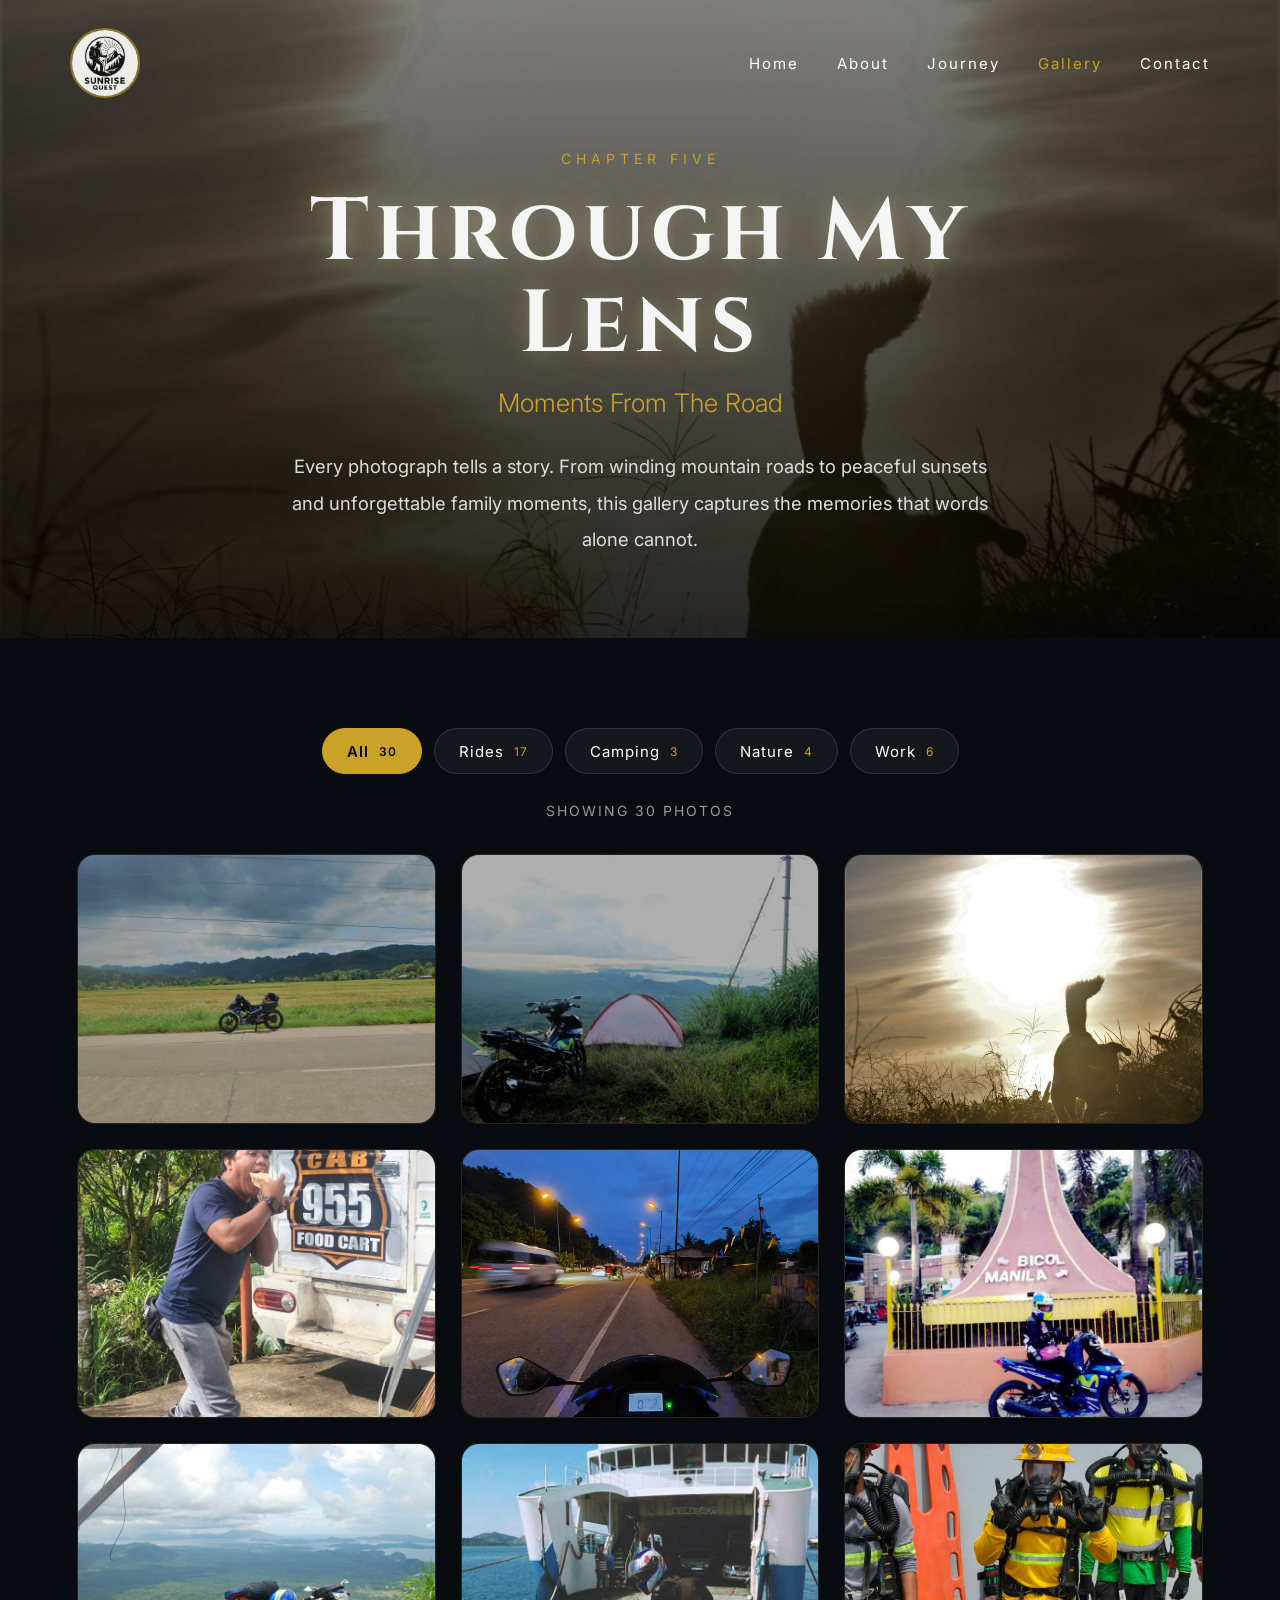
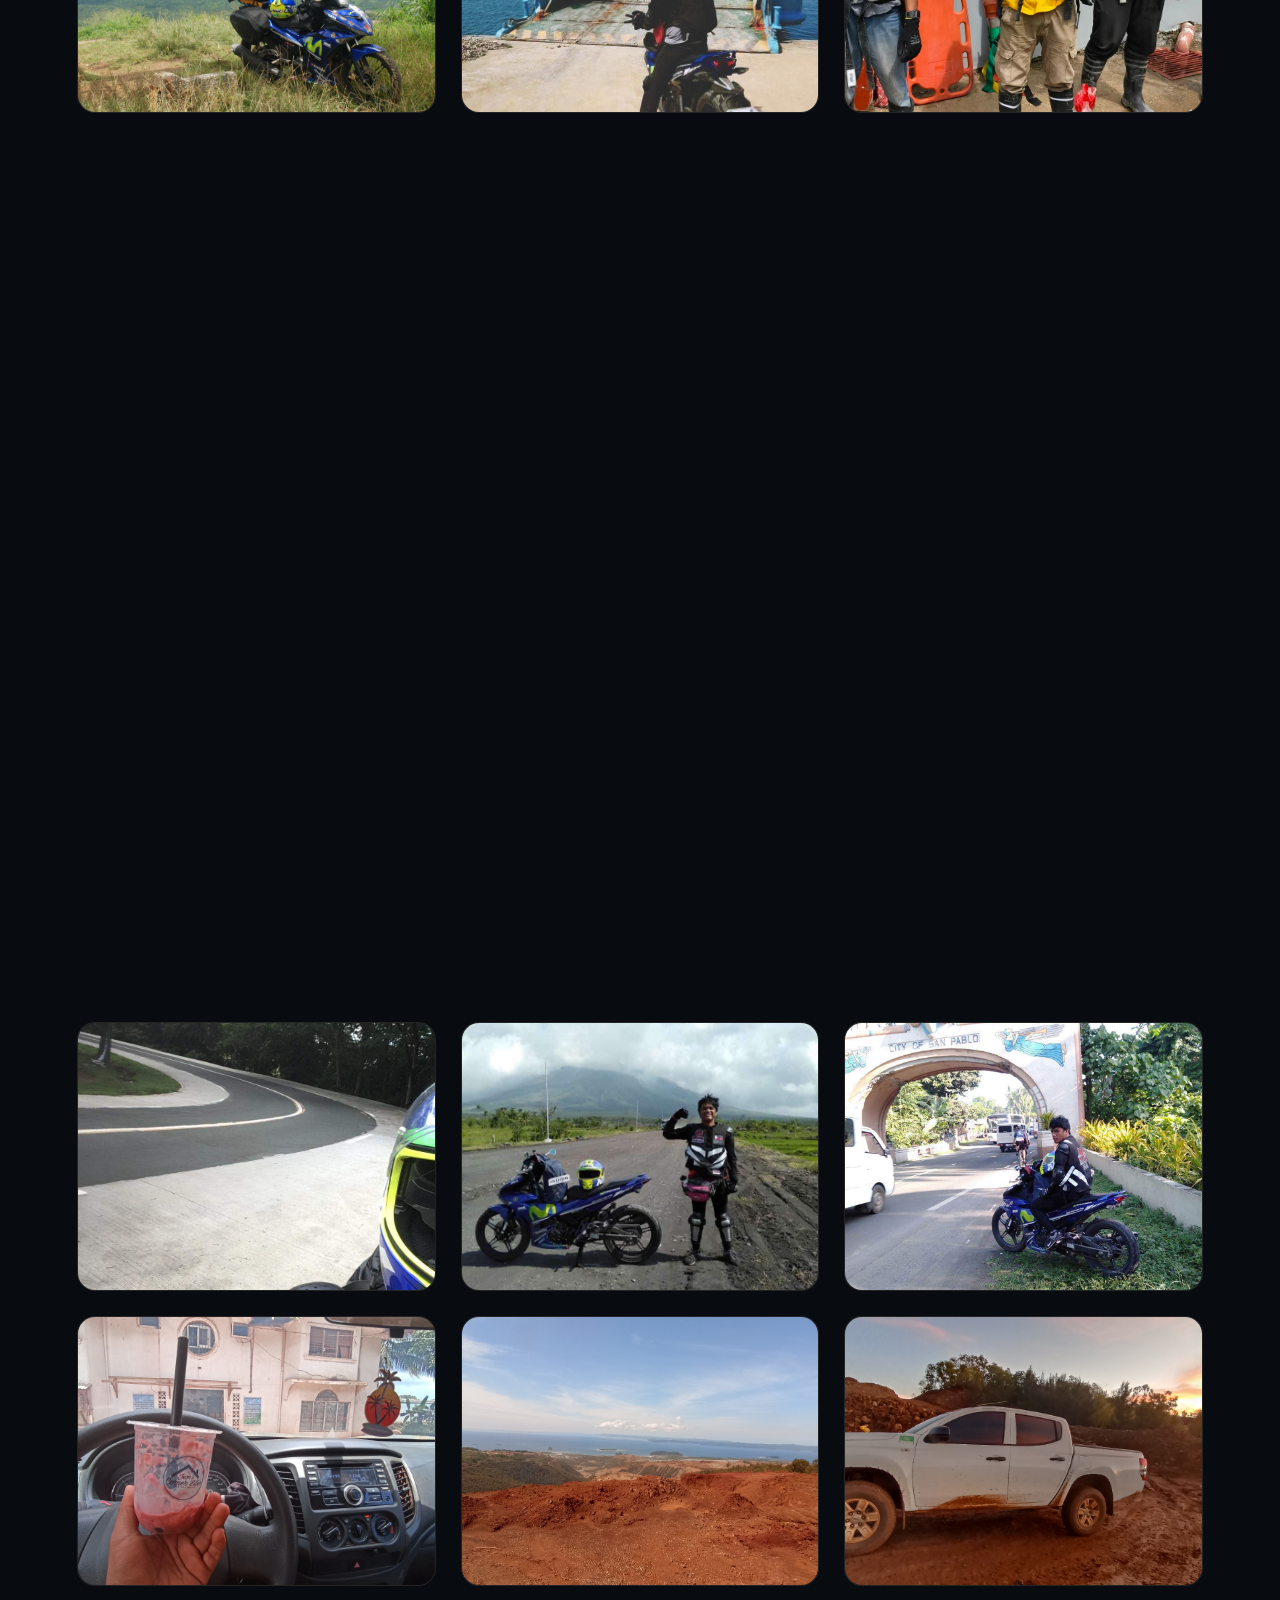
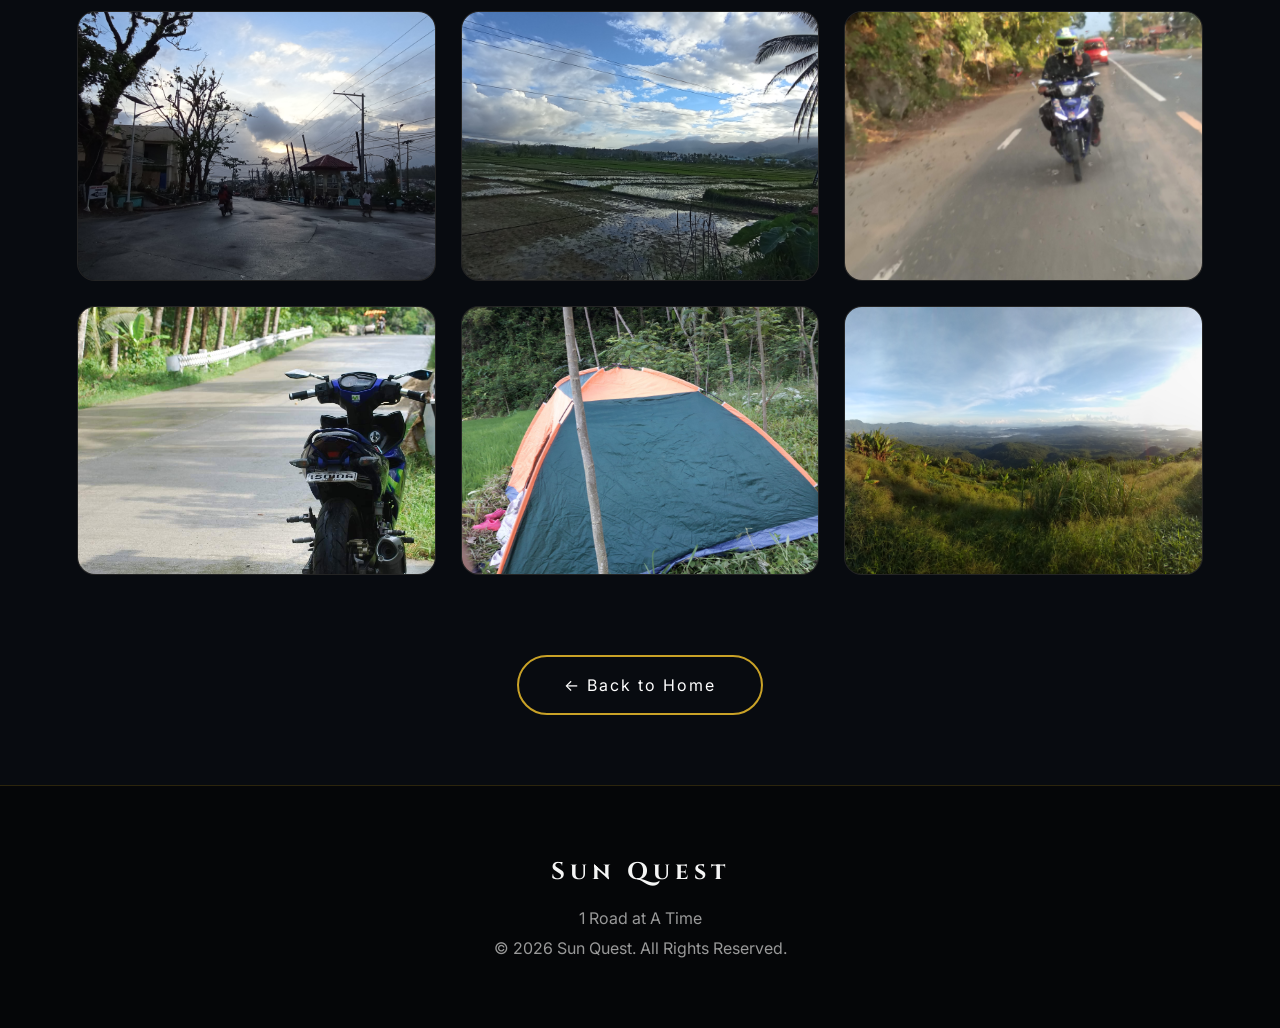
<file: gallery.html>
<!DOCTYPE html>
<html lang="en">

<head>

    <meta charset="UTF-8">
    <meta name="viewport" content="width=device-width, initial-scale=1.0, viewport-fit=cover">
    <meta name="theme-color" content="#0d0b09">

    <link rel="icon" href="logo/1.jpg" type="image/jpeg" sizes="any">
    <link rel="apple-touch-icon" href="logo/1.jpg">

    <title>Gallery | Sun Quest</title>

    <meta name="description"
        content="Through My Lens - photos from the road: motorcycle rides, camping, sunsets and unforgettable moments from Sun Quest.">

    <!-- Lets the page fade in sections only when JavaScript is working -->
    <script>document.documentElement.classList.add("js");</script>

    <!-- CSS -->
    <link rel="stylesheet" href="gallery.css">

    <!-- Fonts -->
    <link rel="preconnect" href="https://fonts.googleapis.com">
    <link rel="preconnect" href="https://fonts.gstatic.com" crossorigin>
    <link
        href="https://fonts.googleapis.com/css2?family=Inter:wght@300;400;500;600;700&family=Cinzel:wght@400;500;700&display=swap"
        rel="stylesheet">

</head>

<body>

    <!-- ==================================================
         NAVIGATION
    =================================================== -->
    <nav id="navbar">

        <a class="logo" href="index.html" aria-label="Sun Quest home">
            <img src="logo/1.jpg" alt="Sun Quest">
        </a>

        <ul id="navMenu">
            <li><a href="index.html">Home</a></li>
            <li><a href="index.html#about">About</a></li>
            <li><a href="index.html#journey">Journey</a></li>
            <li><a href="gallery.html" class="active">Gallery</a></li>
            <li><a href="index.html#contact">Contact</a></li>
        </ul>

        <button id="menuBtn" type="button" aria-label="Open menu" aria-expanded="false"
            aria-controls="navMenu">☰</button>

    </nav>


    <!-- ==================================================
         HERO  (change the background photo below)
    =================================================== -->
    <header class="gallery-hero" style="--hero:url('gallery/sunset.jpg');">

        <div class="gallery-hero-content">

            <p class="eyebrow">Chapter Five</p>

            <h1>Through My Lens</h1>

            <h2 class="hero-tagline">Moments From The Road</h2>

            <p class="hero-description">
                Every photograph tells a story. From winding mountain roads
                to peaceful sunsets and unforgettable family moments,
                this gallery captures the memories that words alone cannot.
            </p>

        </div>

    </header>


    <main>

        <section class="gallery-section">

            <div class="gallery-container">


                <div class="filters" id="filters" role="group" aria-label="Filter photos"></div>

                <p class="photo-count" id="photoCount" role="status" aria-live="polite"></p>



                <div class="gallery-grid" id="galleryGrid">

                    <figure class="photo reveal" data-category="Rides">
                        <button type="button" class="photo-btn" aria-label="Open photo: Mountain Ride">
                            <img src="gallery/claverroad2.jpg" loading="lazy" alt="Bacuag Rice Field">
                            <span class="photo-overlay">
                                <span class="photo-title">Bacuag Rice Field</span>
                                <span class="photo-cat">Rides</span>
                            </span>
                        </button>
                    </figure>

                    <figure class="photo reveal" data-category="Camping">
                        <button type="button" class="photo-btn" aria-label="Open photo: Camping">
                            <img src="gallery/camping.jpg" loading="lazy" alt="Mt. Buhangin Camping Site">
                            <span class="photo-overlay">
                                <span class="photo-title">Mt. Buhangin Camping Site</span>
                                <span class="photo-cat">Camping</span>
                            </span>
                        </button>
                    </figure>

                    <figure class="photo reveal" data-category="Nature">
                        <button type="button" class="photo-btn" aria-label="Open photo: Sunset">
                            <img src="gallery/sunset.jpg" loading="lazy" alt="Mt. Buhangin Sunset">
                            <span class="photo-overlay">
                                <span class="photo-title">Mt. Buhangin Sunset</span>
                                <span class="photo-cat">Nature</span>
                            </span>
                        </button>
                    </figure>

                    <figure class="photo reveal" data-category="Rides">
                        <button type="button" class="photo-btn" aria-label="Open photo: Road Trip">
                            <img src="gallery/Claveria.jpg" loading="lazy" alt="Quick Big Bite">
                            <span class="photo-overlay">
                                <span class="photo-title">Quick Big Bite</span>
                                <span class="photo-cat">Rides</span>
                            </span>
                        </button>
                    </figure>

                    <!-- update -->

                    <figure class="photo reveal" data-category="Rides">
                        <button type="button" class="photo-btn" aria-label="Open photo: Road Trip">
                            <img src="gallery/motorcycle1.jpg" loading="lazy" alt="Short Stop">
                            <span class="photo-overlay">
                                <span class="photo-title">Short Stop</span>
                                <span class="photo-cat">Rides</span>
                            </span>
                        </button>
                    </figure>

                    <figure class="photo reveal" data-category="Rides">
                        <button type="button" class="photo-btn" aria-label="Open photo: Road Trip">
                            <img src="gallery/motorcycle2.jpg" loading="lazy" alt="Manila to Bicol Rd.">
                            <span class="photo-overlay">
                                <span class="photo-title">Manila to Bicol Rd.</span>
                                <span class="photo-cat">Rides</span>
                            </span>
                        </button>
                    </figure>

                    <figure class="photo reveal" data-category="Camping">
                        <button type="button" class="photo-btn" aria-label="Open photo: Road Trip">
                            <img src="gallery/motorcycle3.JPG" loading="lazy" alt="Mt. Buhangin Camp Ground">
                            <span class="photo-overlay">
                                <span class="photo-title">Mt. Buhangin Camp Ground</span>
                                <span class="photo-cat">Camping</span>
                            </span>
                        </button>
                    </figure>


                    <figure class="photo reveal" data-category="Rides">
                        <button type="button" class="photo-btn" aria-label="Open photo: Road Trip">
                            <img src="gallery/siargao.jpg" loading="lazy" alt="Boarding RoRo to Siargao">
                            <span class="photo-overlay">
                                <span class="photo-title">Boarding RoRo to Siargao</span>
                                <span class="photo-cat">Rides</span>
                            </span>
                        </button>
                    </figure>

                    <figure class="photo reveal" data-category="Work">
                        <button type="button" class="photo-btn" aria-label="Open photo: YOUR TITLE">
                            <img src="gallery/mineRescue.jpg" loading="lazy" alt="Mine Rescue Training">
                            <span class="photo-overlay">
                                <span class="photo-title">Mine Rescue Training</span>
                                <span class="photo-cat">Work</span>
                            </span>
                        </button>
                    </figure>

                    <figure class="photo reveal" data-category="Work">
                        <button type="button" class="photo-btn" aria-label="Open photo: YOUR TITLE">
                            <img src="gallery/mineRescue1.jfif" loading="lazy" alt="Mine Rescue Training Camp<">
                            <span class="photo-overlay">
                                <span class="photo-title">Mine Rescue Training Camp</span>
                                <span class="photo-cat">Work</span>
                            </span>
                        </button>
                    </figure>

                    <figure class="photo reveal" data-category="Work">
                        <button type="button" class="photo-btn" aria-label="Open photo: YOUR TITLE">
                            <img src="gallery/ugMine.jpg" loading="lazy" alt="Underground Mine Crew">
                            <span class="photo-overlay">
                                <span class="photo-title">Underground Mine Crew</span>
                                <span class="photo-cat">Work</span>
                            </span>
                        </button>
                    </figure>

                    <figure class="photo reveal" data-category="Rides">
                        <button type="button" class="photo-btn" aria-label="Open photo: Road Trip">
                            <img src="gallery/siargao1.jpg" loading="lazy" alt="Siargao ❤️">
                            <span class="photo-overlay">
                                <span class="photo-title">Siargao ❤️</span>
                                <span class="photo-cat">Rides</span>
                            </span>
                        </button>
                    </figure>

                    <figure class="photo reveal" data-category="Rides">
                        <button type="button" class="photo-btn" aria-label="Open photo: Road Trip">
                            <img src="gallery/dinagat.jpg" loading="lazy" alt="Lancha Boarding">
                            <span class="photo-overlay">
                                <span class="photo-title">Lancha Boarding</span>
                                <span class="photo-cat">Rides</span>
                            </span>
                        </button>
                    </figure>

                    <figure class="photo reveal" data-category="Rides">
                        <button type="button" class="photo-btn" aria-label="Open photo: Road Trip">
                            <img src="gallery/dinagat1.jpg" loading="lazy" alt="Dinagat Island Long Straight Rd.">
                            <span class="photo-overlay">
                                <span class="photo-title">Dinagat Island Long Straight Rd.</span>
                                <span class="photo-cat">Rides</span>
                            </span>
                        </button>
                    </figure>

                    <figure class="photo reveal" data-category="Rides">
                        <button type="button" class="photo-btn" aria-label="Open photo: Road Trip">
                            <img src="gallery/agasgas1.jpg" loading="lazy" alt="Tallest Bridge Agas-Agas Bridge">
                            <span class="photo-overlay">
                                <span class="photo-title">Tallest Bridge Agas-Agas Bridge</span>
                                <span class="photo-cat">Rides</span>
                            </span>
                        </button>
                    </figure>

                    <figure class="photo reveal" data-category="Rides">
                        <button type="button" class="photo-btn" aria-label="Open photo: Road Trip">
                            <img src="gallery/agasgas.jpg" loading="lazy" alt="Agas-Agas Bridge at Night">
                            <span class="photo-overlay">
                                <span class="photo-title">Agas-Agas Bridge at Night</span>
                                <span class="photo-cat">Rides</span>
                            </span>
                        </button>
                    </figure>

                    <figure class="photo reveal" data-category="Rides">
                        <button type="button" class="photo-btn" aria-label="Open photo: Road Trip">
                            <img src="gallery/sanJuanico.jpg" loading="lazy" alt="2nd Longest Bridge">
                            <span class="photo-overlay">
                                <span class="photo-title">2nd Longest Bridge</span>
                                <span class="photo-cat">Rides</span>
                            </span>
                        </button>
                    </figure>

                    <figure class="photo reveal" data-category="Rides">
                        <button type="button" class="photo-btn" aria-label="Open photo: Road Trip">
                            <img src="gallery/sorsogon.jpg" loading="lazy" alt="Welcome Sorsogon">
                            <span class="photo-overlay">
                                <span class="photo-title">Welcome Sorsogon</span>
                                <span class="photo-cat">Rides</span>
                            </span>
                        </button>
                    </figure>

                    <figure class="photo reveal" data-category="Rides">
                        <button type="button" class="photo-btn" aria-label="Open photo: Road Trip">
                            <img src="gallery/bigC.jpg" loading="lazy" alt="The Famous Big C of Marilaque">
                            <span class="photo-overlay">
                                <span class="photo-title">The Famous Big C of Marilaque</span>
                                <span class="photo-cat">Rides</span>
                            </span>
                        </button>
                    </figure>

                    <figure class="photo reveal" data-category="Rides">
                        <button type="button" class="photo-btn" aria-label="Open photo: Road Trip">
                            <img src="gallery/mayon2.jpg" loading="lazy" alt="Mayon as the Background">
                            <span class="photo-overlay">
                                <span class="photo-title">Mayon as the Background</span>
                                <span class="photo-cat">Rides</span>
                            </span>
                        </button>
                    </figure>

                    <figure class="photo reveal" data-category="Rides">
                        <button type="button" class="photo-btn" aria-label="Open photo: Road Trip">
                            <img src="gallery/sanPablo.jpg" loading="lazy" alt="City of San Pablo">
                            <span class="photo-overlay">
                                <span class="photo-title">City of San Pablo</span>
                                <span class="photo-cat">Rides</span>
                            </span>
                        </button>
                    </figure>

                    <figure class="photo reveal" data-category="Work">
                        <button type="button" class="photo-btn" aria-label="Open photo: YOUR TITLE">
                            <img src="gallery/work.jpg" loading="lazy" alt="Relaxing after a big Work">
                            <span class="photo-overlay">
                                <span class="photo-title">Relaxing after a big Work</span>
                                <span class="photo-cat">Work</span>
                            </span>
                        </button>
                    </figure>

                    <figure class="photo reveal" data-category="Work">
                        <button type="button" class="photo-btn" aria-label="Open photo: YOUR TITLE">
                            <img src="gallery/work1.jpg" loading="lazy" alt="Nickel Mining">
                            <span class="photo-overlay">
                                <span class="photo-title">Nickel Mining</span>
                                <span class="photo-cat">Work</span>
                            </span>
                        </button>
                    </figure>

                    <figure class="photo reveal" data-category="Work">
                        <button type="button" class="photo-btn" aria-label="Open photo: YOUR TITLE">
                            <img src="gallery/work2.jpg" loading="lazy" alt="Sunrise">
                            <span class="photo-overlay">
                                <span class="photo-title">Sunrise</span>
                                <span class="photo-cat">Work</span>
                            </span>
                        </button>
                    </figure>

                    <figure class="photo reveal" data-category="Nature">
                        <button type="button" class="photo-btn" aria-label="Open photo: YOUR TITLE">
                            <img src="gallery/nature.jpg" loading="lazy" alt="Sunrise After Typhoon">
                            <span class="photo-overlay">
                                <span class="photo-title">Sunrise After Typhoon</span>
                                <span class="photo-cat">Nature</span>
                            </span>
                        </button>
                    </figure>

                    <figure class="photo reveal" data-category="Nature">
                        <button type="button" class="photo-btn" aria-label="Open photo: YOUR TITLE">
                            <img src="gallery/nature1.jpg" loading="lazy" alt="Beautiful Rice Field">
                            <span class="photo-overlay">
                                <span class="photo-title">Beautiful Rice Field</span>
                                <span class="photo-cat">Nature</span>
                            </span>
                        </button>
                    </figure>

                    <figure class="photo reveal" data-category="Rides">
                        <button type="button" class="photo-btn" aria-label="Open photo: Road Trip">
                            <img src="gallery/ride.jpg" loading="lazy" alt="Ride in Peace ✌">
                            <span class="photo-overlay">
                                <span class="photo-title">Ride in Peace ✌ </span>
                                <span class="photo-cat">Rides</span>
                            </span>
                        </button>
                    </figure>

                    <figure class="photo reveal" data-category="Rides">
                        <button type="button" class="photo-btn" aria-label="Open photo: Road Trip">
                            <img src="gallery/Rainy.jpg" loading="lazy" alt="Rainy Road">
                            <span class="photo-overlay">
                                <span class="photo-title">Rainy Road</span>
                                <span class="photo-cat">Rides</span>
                            </span>
                        </button>
                    </figure>

                    <figure class="photo reveal" data-category="Camping">
                        <button type="button" class="photo-btn" aria-label="Open photo: Road Trip">
                            <img src="gallery/camp.jpg" loading="lazy" alt="Camp in the Bush">
                            <span class="photo-overlay">
                                <span class="photo-title">Camp in the bush</span>
                                <span class="photo-cat">Camping</span>
                            </span>
                        </button>
                    </figure>

                    <figure class="photo reveal" data-category="Nature">
                        <button type="button" class="photo-btn" aria-label="Open photo: Road Trip">
                            <img src="gallery/mtBuhangin.jpg" loading="lazy" alt="180 View Mt. Buhangin">
                            <span class="photo-overlay">
                                <span class="photo-title">180 View Mt. Buhangin</span>
                                <span class="photo-cat">Nature</span>
                            </span>
                        </button>
                    </figure>

                </div><!-- /gallery-grid -->


                <div class="back-wrap">
                    <a href="index.html" class="btn">← Back to Home</a>
                </div>

            </div>

        </section>

    </main>


    <!-- ==================================================
         FOOTER
    =================================================== -->
    <footer>

        <h2>Sun Quest</h2>

        <p>1 Road at A Time</p>

        <p>© 2026 Sun Quest. All Rights Reserved.</p>

    </footer>


    <!-- ==================================================
         LIGHTBOX (full-size photo viewer)
    =================================================== -->
    <div id="lightbox" role="dialog" aria-modal="true" aria-label="Photo viewer">

        <button id="lbClose" type="button" aria-label="Close photo">&times;</button>

        <button id="lbPrev" type="button" aria-label="Previous photo">❮</button>

        <figure class="lb-figure">

            <img id="lbImage" alt="">

            <figcaption>
                <span id="lbTitle"></span>
                <span id="lbMeta"></span>
            </figcaption>

        </figure>

        <button id="lbNext" type="button" aria-label="Next photo">❯</button>

    </div>


    <!-- JavaScript -->
    <script src="js/gallery.js"></script>

</body>

</html>
</file>
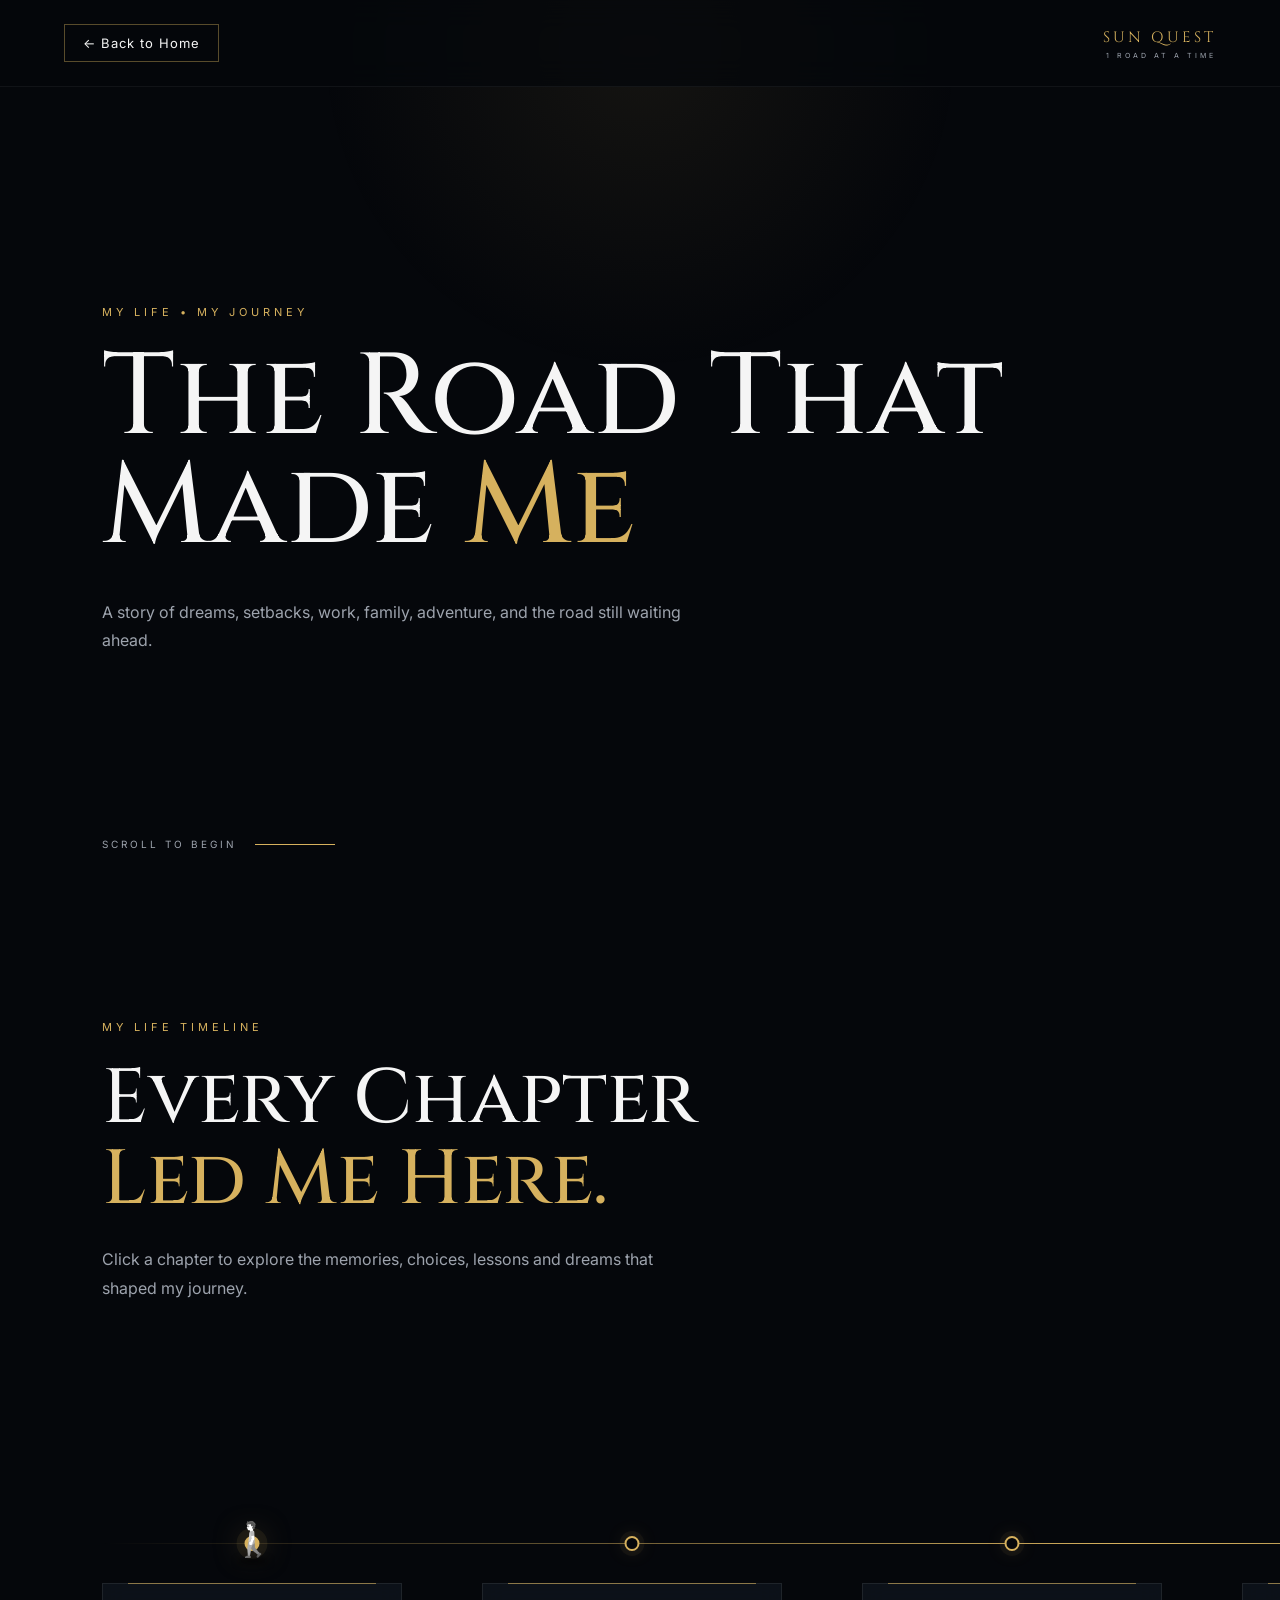
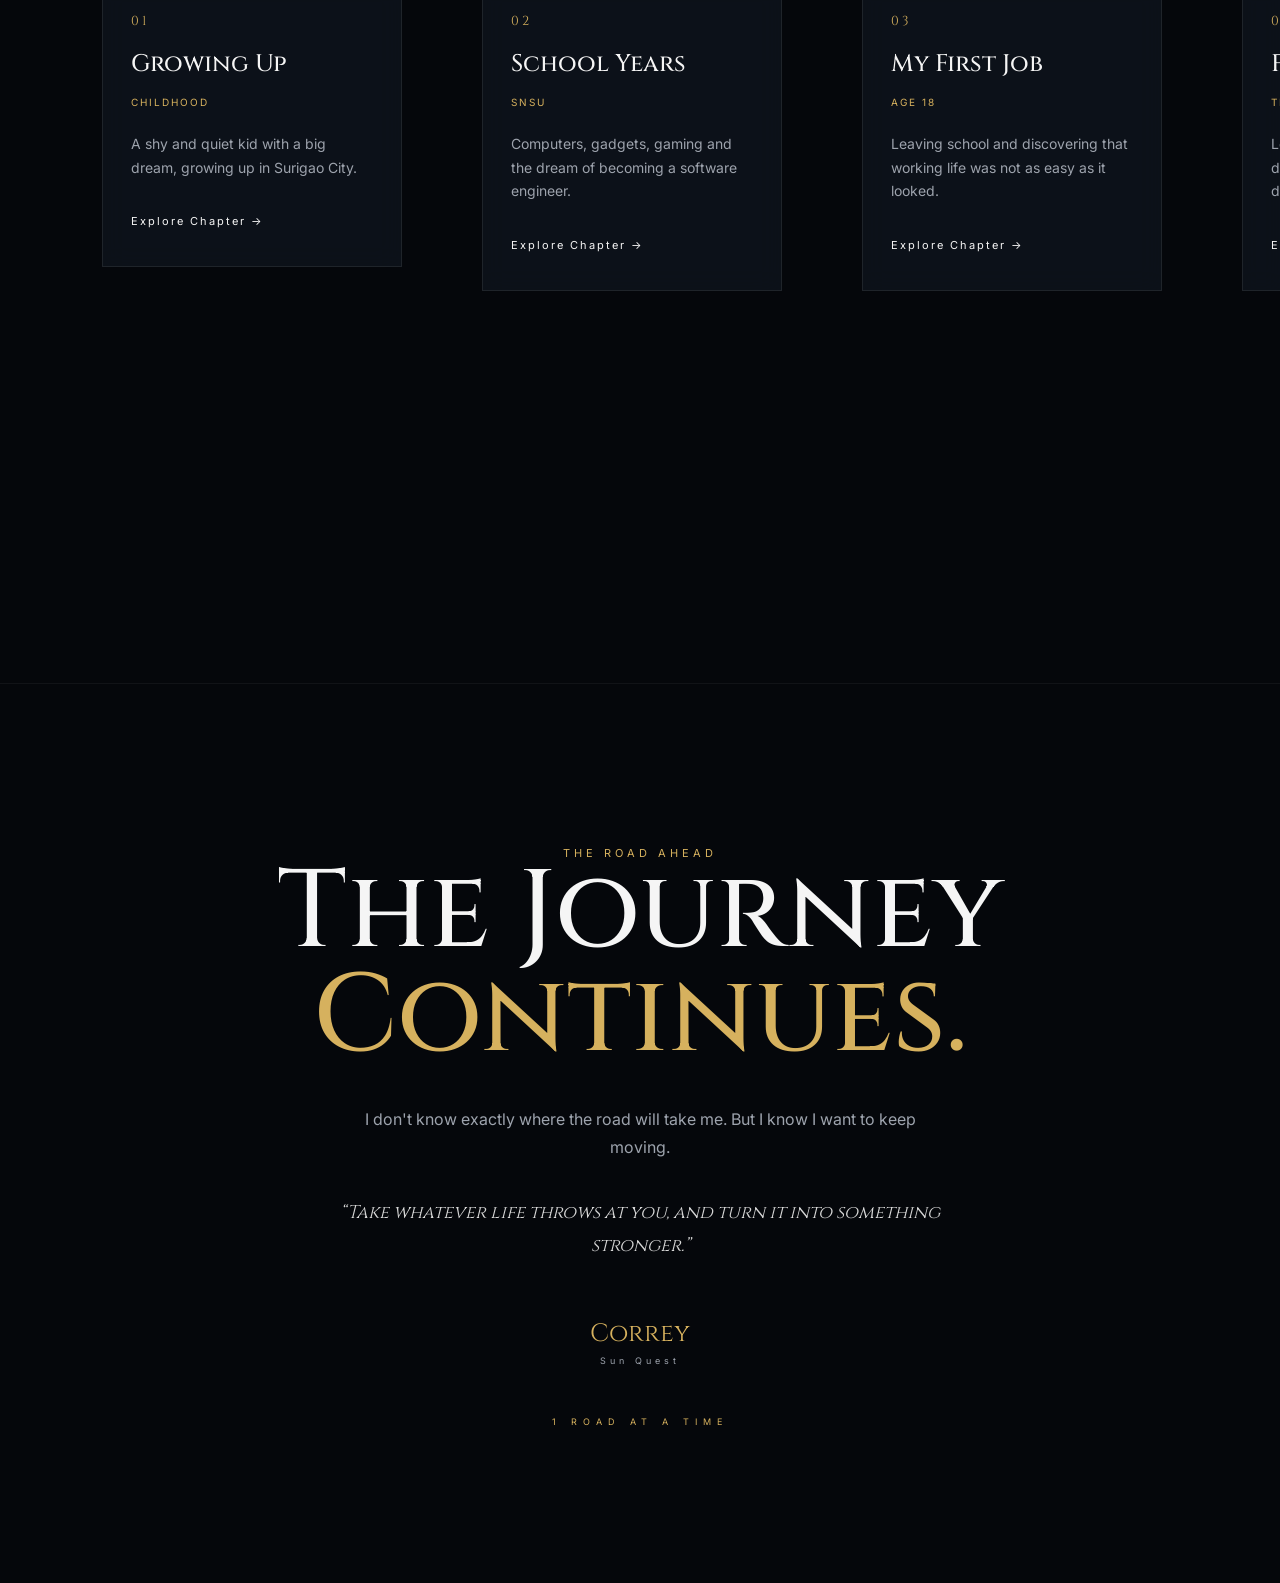
<file: life/life.html>
<!DOCTYPE html>
<html lang="en">
<head>
    <meta charset="UTF-8">
    <meta name="viewport" content="width=device-width, initial-scale=1.0, viewport-fit=cover">

    <title>My Life | Sun Quest</title>

    <link rel="preconnect" href="https://fonts.googleapis.com">
    <link rel="preconnect" href="https://fonts.gstatic.com" crossorigin>
    <link href="https://fonts.googleapis.com/css2?family=Cinzel:wght@400;500;600;700&family=Inter:wght@300;400;500;600&display=swap" rel="stylesheet">

    <link rel="stylesheet" href="life.css">
</head>

<body>

    <div class="background-glow"></div>
    <div class="road-lines"></div>

    <nav class="top-nav">
        <a href="../index.html" class="back-home">
            ← Back to Home
        </a>

        <div class="nav-logo">
            SUN QUEST
            <span>1 ROAD AT A TIME</span>
        </div>
    </nav>

    <header class="hero">

        <p class="eyebrow">MY LIFE • MY JOURNEY</p>

        <h1>
            The Road That<br>
            Made <span>Me</span>
        </h1>

        <p class="hero-description">
            A story of dreams, setbacks, work, family, adventure,
            and the road still waiting ahead.
        </p>

        <div class="scroll-indicator">
            <span>Scroll to begin</span>
            <div class="scroll-line"></div>
        </div>

    </header>

    <main class="timeline-section">

        <div class="timeline-header">
            <p class="eyebrow">MY LIFE TIMELINE</p>

            <h2>
                Every Chapter<br>
                <span>Led Me Here.</span>
            </h2>

            <p>
                Click a chapter to explore the memories,
                choices, lessons and dreams that shaped my journey.
            </p>
        </div>

        <div class="timeline-wrapper" id="timelineWrapper" tabindex="0"
             aria-label="Life timeline. Scroll sideways to move through the chapters.">

        <div class="timeline-inner">

            <div class="timeline-track"></div>

            <div class="walker" id="walker">
                <div class="walker-body">🚶</div>
                <div class="walker-shadow"></div>
            </div>

            <article class="timeline-item active"
                     data-chapter="1"
                     data-title="Growing Up"
                     data-year="Childhood"
                     data-position="0">

                <div class="timeline-dot"></div>

                <div class="timeline-card">

                    <span class="chapter-number">01</span>

                    <h3>Growing Up</h3>

                    <span class="timeline-year">
                        Childhood
                    </span>

                    <p>
                        A shy and quiet kid with a big dream,
                        growing up in Surigao City.
                    </p>

                    <button class="open-story">
                        Explore Chapter →
                    </button>

                </div>
            </article>

            <article class="timeline-item"
                     data-chapter="2"
                     data-title="School Years"
                     data-year="College"
                     data-position="10">

                <div class="timeline-dot"></div>

                <div class="timeline-card">

                    <span class="chapter-number">02</span>

                    <h3>School Years</h3>

                    <span class="timeline-year">
                        SNSU
                    </span>

                    <p>
                        Computers, gadgets, gaming and the dream
                        of becoming a software engineer.
                    </p>

                    <button class="open-story">
                        Explore Chapter →
                    </button>

                </div>
            </article>

            <article class="timeline-item"
                     data-chapter="3"
                     data-title="My First Job"
                     data-year="Age 18"
                     data-position="20">

                <div class="timeline-dot"></div>

                <div class="timeline-card">

                    <span class="chapter-number">03</span>

                    <h3>My First Job</h3>

                    <span class="timeline-year">
                        Age 18
                    </span>

                    <p>
                        Leaving school and discovering that
                        working life was not as easy as it looked.
                    </p>

                    <button class="open-story">
                        Explore Chapter →
                    </button>

                </div>
            </article>

            <article class="timeline-item"
                     data-chapter="4"
                     data-title="Finding My Path"
                     data-year="The Turning Point"
                     data-position="30">

                <div class="timeline-dot"></div>

                <div class="timeline-card">

                    <span class="chapter-number">04</span>

                    <h3>Finding My Path</h3>

                    <span class="timeline-year">
                        The Turning Point
                    </span>

                    <p>
                        Leaving my comfort zone and discovering
                        a completely different direction.
                    </p>

                    <button class="open-story">
                        Explore Chapter →
                    </button>

                </div>
            </article>

            <article class="timeline-item"
                     data-chapter="5"
                     data-title="The Hard Years"
                     data-year="The Challenge"
                     data-position="40">

                <div class="timeline-dot"></div>

                <div class="timeline-card">

                    <span class="chapter-number">05</span>

                    <h3>The Hard Years</h3>

                    <span class="timeline-year">
                        The Challenge
                    </span>

                    <p>
                        Learning to stand on my own and
                        face whatever life put in front of me.
                    </p>

                    <button class="open-story">
                        Explore Chapter →
                    </button>

                </div>
            </article>

            <article class="timeline-item"
                     data-chapter="6"
                     data-title="People Who Changed Me"
                     data-year="Family"
                     data-position="50">

                <div class="timeline-dot"></div>

                <div class="timeline-card">

                    <span class="chapter-number">06</span>

                    <h3>My Family</h3>

                    <span class="timeline-year">
                        The People Behind Me
                    </span>

                    <p>
                        The people who continued to support me,
                        even when my path was different.
                    </p>

                    <button class="open-story">
                        Explore Chapter →
                    </button>

                </div>
            </article>

            <article class="timeline-item"
                     data-chapter="7"
                     data-title="The Operator"
                     data-year="Today"
                     data-position="60">

                <div class="timeline-dot"></div>

                <div class="timeline-card">

                    <span class="chapter-number">07</span>

                    <h3>The Operator</h3>

                    <span class="timeline-year">
                        Underground
                    </span>

                    <p>
                        From leaving my comfort zone to becoming
                        an underground equipment operator.
                    </p>

                    <button class="open-story">
                        Explore Chapter →
                    </button>

                </div>
            </article>

            <article class="timeline-item"
                     data-chapter="8"
                     data-title="Things I Learned"
                     data-year="Lessons"
                     data-position="70">

                <div class="timeline-dot"></div>

                <div class="timeline-card">

                    <span class="chapter-number">08</span>

                    <h3>Things I Learned</h3>

                    <span class="timeline-year">
                        Life Lessons
                    </span>

                    <p>
                        Life does not always follow the plan.
                        Sometimes another road leads somewhere better.
                    </p>

                    <button class="open-story">
                        Explore Chapter →
                    </button>

                </div>
            </article>

            <article class="timeline-item"
                     data-chapter="9"
                     data-title="Where I Am Now"
                     data-year="Present"
                     data-position="80">

                <div class="timeline-dot"></div>

                <div class="timeline-card">

                    <span class="chapter-number">09</span>

                    <h3>Where I Am Now</h3>

                    <span class="timeline-year">
                        The Present
                    </span>

                    <p>
                        Still working, still learning,
                        still moving forward.
                    </p>

                    <button class="open-story">
                        Explore Chapter →
                    </button>

                </div>
            </article>

            <article class="timeline-item"
                     data-chapter="10"
                     data-title="The Dream"
                     data-year="What's Next"
                     data-position="90">

                <div class="timeline-dot"></div>

                <div class="timeline-card">

                    <span class="chapter-number">10</span>

                    <h3>The Dream</h3>

                    <span class="timeline-year">
                        What's Next
                    </span>

                    <p>
                        One motorcycle. One rider.
                        A world of roads waiting to be explored.
                    </p>

                    <button class="open-story">
                        Explore Chapter →
                    </button>

                </div>
            </article>

            <article class="timeline-item final-item"
                     data-chapter="11"
                     data-title="The Journey Continues"
                     data-year="1 Mile at a Time"
                     data-position="100">

                <div class="timeline-dot"></div>

                <div class="timeline-card final-card">

                    <span class="chapter-number">11</span>

                    <h3>The Journey Continues</h3>

                    <span class="timeline-year">
                        1 Mile at a Time
                    </span>

                    <p>
                        There are still roads I've never ridden,
                        places I've never seen, and stories waiting
                        to be written.
                    </p>

                    <button class="open-story">
                        Read Final Chapter →
                    </button>

                </div>
            </article>

        </div>

        </div>

    </main>

    <div class="story-modal" id="storyModal">

        <div class="story-window">

            <button class="close-modal" id="closeModal" aria-label="Close story">
                ×
            </button>

            <div class="story-content">

                <span class="modal-chapter" id="modalChapter">
                    CHAPTER 01
                </span>

                <span class="modal-year" id="modalYear">
                    Childhood
                </span>

                <h2 id="modalTitle">
                    Growing Up
                </h2>

                <div class="story-divider"></div>

                <div id="modalStory"></div>

            </div>

        </div>

    </div>

    <section class="ending">

        <div class="ending-content">

            <span class="eyebrow">
                THE ROAD AHEAD
            </span>

            <h2>
                The Journey<br>
                <span>Continues.</span>
            </h2>

            <p>
                I don't know exactly where the road will take me.
                But I know I want to keep moving.
            </p>

            <p class="ending-quote">
                “Take whatever life throws at you,
                and turn it into something stronger.”
            </p>

            <div class="signature">
                Correy
                <span>Sun Quest</span>
            </div>

            <div class="motto">
                1 ROAD AT A TIME
            </div>

        </div>

    </section>

    <script src="life.js"></script>

</body>
</html>
</file>
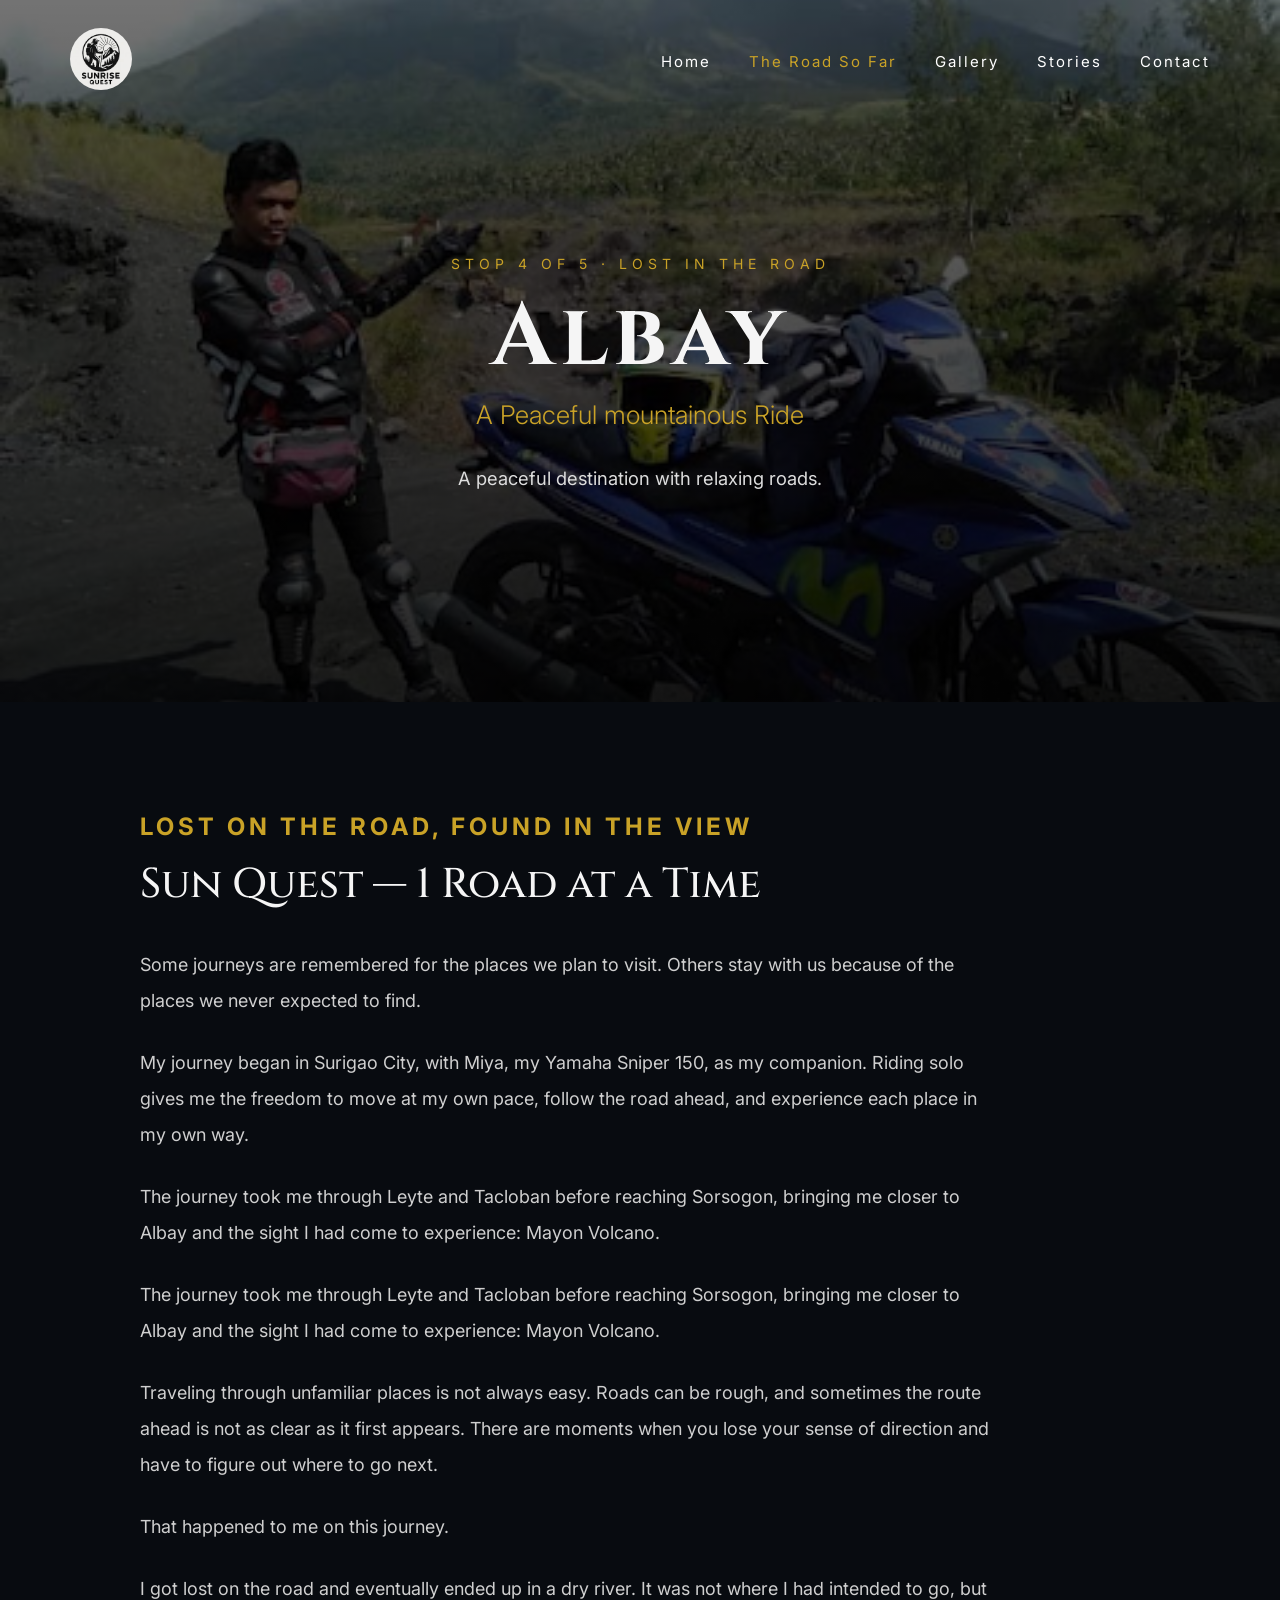
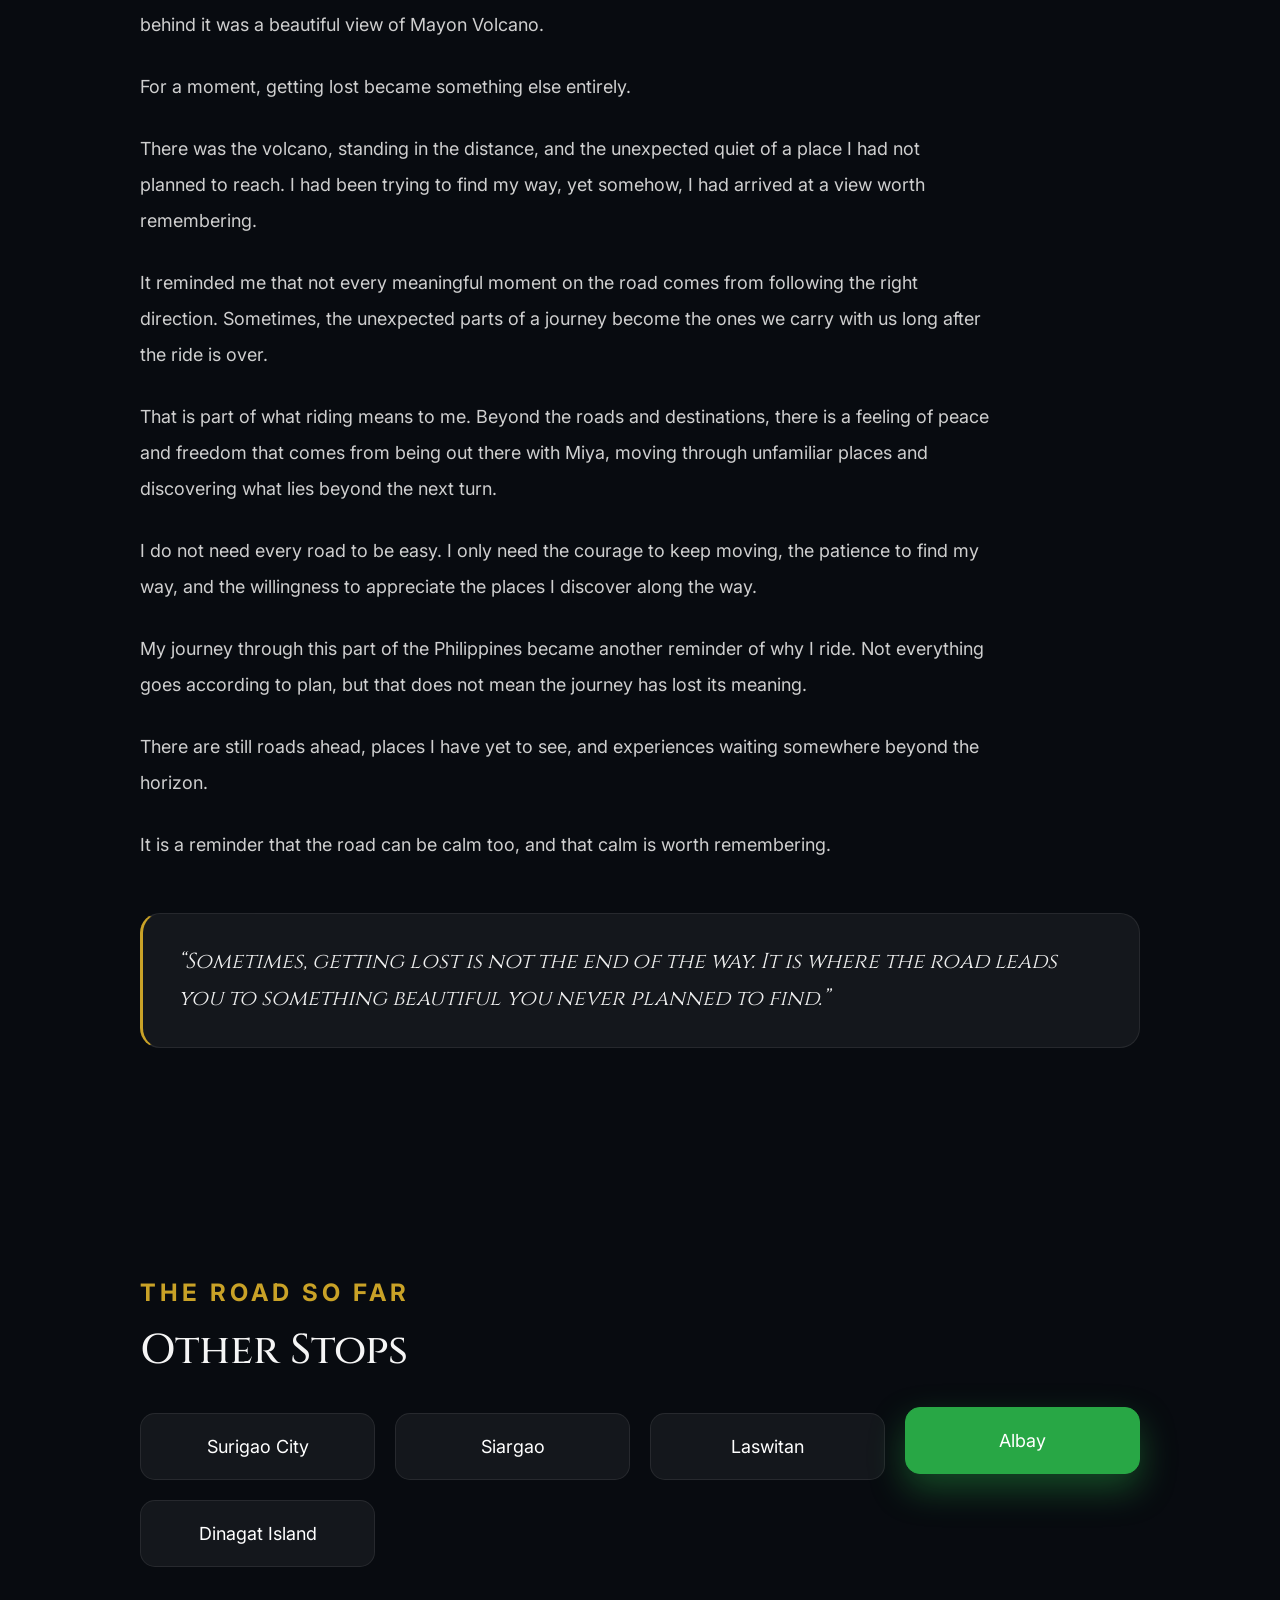
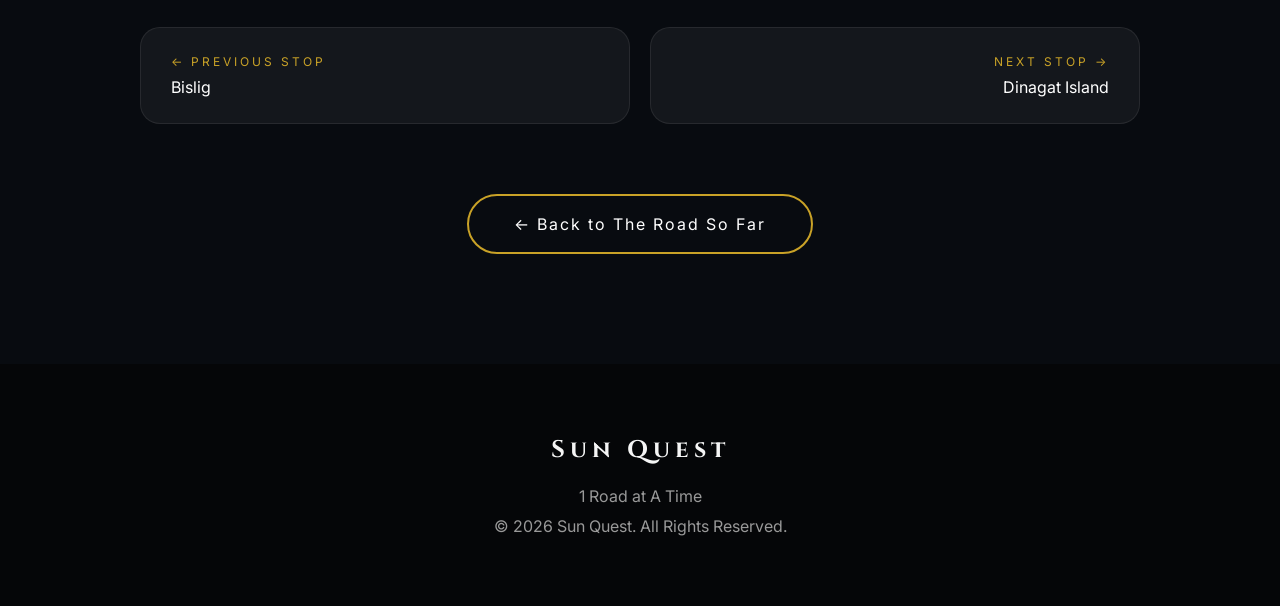
<file: roadSoFar/albay.html>
<!DOCTYPE html>
<html lang="en">
<head>

    <meta charset="UTF-8">
    <meta name="viewport" content="width=device-width, initial-scale=1.0, viewport-fit=cover">
    <meta name="theme-color" content="#0d0b09">

    <title>Albay | Sun Quest</title>

    <meta name="description" content="A peaceful destination with relaxing coastal roads.">

    <link rel="stylesheet" href="places.css">

    <link rel="preconnect" href="https://fonts.googleapis.com">
    <link rel="preconnect" href="https://fonts.gstatic.com" crossorigin>
    <link href="https://fonts.googleapis.com/css2?family=Inter:wght@300;400;500;600;700&family=Cinzel:wght@400;500;700&display=swap" rel="stylesheet">

</head>

<body>

    <!-- =========================
         NAVIGATION
    ========================== -->
    <nav id="navbar">

        <a class="logo" href="../index.html" aria-label="Sun Quest home">
            <img src="../logo/1.jpg" alt="Sun Quest">
        </a>

        <ul id="navMenu">
            <li><a href="../index.html">Home</a></li>
            <li><a href="../index.html#map" class="active">The Road So Far</a></li>
            <li><a href="../index.html#gallery">Gallery</a></li>
            <li><a href="../index.html#blog">Stories</a></li>
            <li><a href="../index.html#contact">Contact</a></li>
        </ul>

        <button id="menuBtn" type="button" aria-label="Open menu" aria-expanded="false" aria-controls="navMenu">☰</button>

    </nav>


    <!-- =========================
         HERO
         (change the picture below to your own photo)
    ========================== -->
    <header class="place-hero" style="--hero:url('../gallery/mayon1.jpg');">

        <div class="place-hero-content">

            <p class="stop-label">Stop 4 of 5 · Lost in the Road</p>

            <h1>Albay</h1>

            <h2 class="place-tagline">A Peaceful mountainous Ride</h2>

            <p class="place-summary">A peaceful destination with relaxing roads.</p>

        </div>

    </header>


    <main>

        <!-- =========================
             STORY  (edit your text here)
        ========================== -->
        <section class="place-section">

            <div class="container story">

                <h2>Lost on the Road, Found in the View</h2>

                <h3>Sun Quest — 1 Road at a Time</h3>

                <p>Some journeys are remembered for the places we plan to visit. Others stay with us because of the places we never expected to find.</p>

                <p>My journey began in Surigao City, with Miya, my Yamaha Sniper 150, as my companion. Riding solo gives me the freedom to move at my own pace, follow the road ahead, and experience each place in my own way.</p>

                <p>The journey took me through Leyte and Tacloban before reaching Sorsogon, bringing me closer to Albay and the sight I had come to experience: Mayon Volcano.</p>

                <p>The journey took me through Leyte and Tacloban before reaching Sorsogon, bringing me closer to Albay and the sight I had come to experience: Mayon Volcano.</p>
                
                <p>Traveling through unfamiliar places is not always easy. Roads can be rough, and sometimes the route ahead is not as clear as it first appears. There are moments when you lose your sense of direction and have to figure out where to go next.</p>

                <p>That happened to me on this journey.</p>

                <p>I got lost on the road and eventually ended up in a dry river. It was not where I had intended to go, but behind it was a beautiful view of Mayon Volcano.</p>

                <p>For a moment, getting lost became something else entirely.</p>

                <p>There was the volcano, standing in the distance, and the unexpected quiet of a place I had not planned to reach. I had been trying to find my way, yet somehow, I had arrived at a view worth remembering.</p>

                <p>It reminded me that not every meaningful moment on the road comes from following the right direction. Sometimes, the unexpected parts of a journey become the ones we carry with us long after the ride is over.</p>

                <p>That is part of what riding means to me. Beyond the roads and destinations, there is a feeling of peace and freedom that comes from being out there with Miya, moving through unfamiliar places and discovering what lies beyond the next turn.</p>

                <p>I do not need every road to be easy. I only need the courage to keep moving, the patience to find my way, and the willingness to appreciate the places I discover along the way.</p>
                
                <p>My journey through this part of the Philippines became another reminder of why I ride. Not everything goes according to plan, but that does not mean the journey has lost its meaning.</p>

                <p>There are still roads ahead, places I have yet to see, and experiences waiting somewhere beyond the horizon.</p>


                <!-- EDIT: add your own story about Albay here. -->
                <p>It is a reminder that the road can be calm too, and that calm is worth remembering.</p>


                <blockquote class="pull-quote">“Sometimes, getting lost is not the end of the way. It is where the road leads you to something beautiful you never planned to find.”</blockquote>
                

            </div>

        </section>


        <!-- =========================
             OTHER STOPS
        ========================== -->
        <section class="place-section">

            <div class="container">

                <h2>The Road So Far</h2>

                <h3>Other Stops</h3>

                <div class="stop-grid">
                    <a class="stop" href="surigao.html">Surigao City</a>
                    <a class="stop" href="siargao.html">Siargao</a>
                    <a class="stop" href="laswitan.html">Laswitan</a>
                    <a class="stop current" href="albay.html" aria-current="page">Albay</a>
                    <a class="stop" href="dinagat.html">Dinagat Island</a>
                </div>

                <div class="pager">
                    <a class="prev" href="bislig.html"><small>← Previous stop</small>Bislig</a>
                    <a class="next" href="dinagat.html"><small>Next stop →</small>Dinagat Island</a>
                </div>

                <div class="back-wrap">
                    <a href="../index.html#map" class="btn">← Back to The Road So Far</a>
                </div>

            </div>

        </section>

    </main>


    <footer>

        <h2>Sun Quest</h2>

        <p>1 Road at A Time</p>

        <p>© 2026 Sun Quest. All Rights Reserved.</p>

    </footer>

    <script src="places.js"></script>

</body>
</html>
</file>
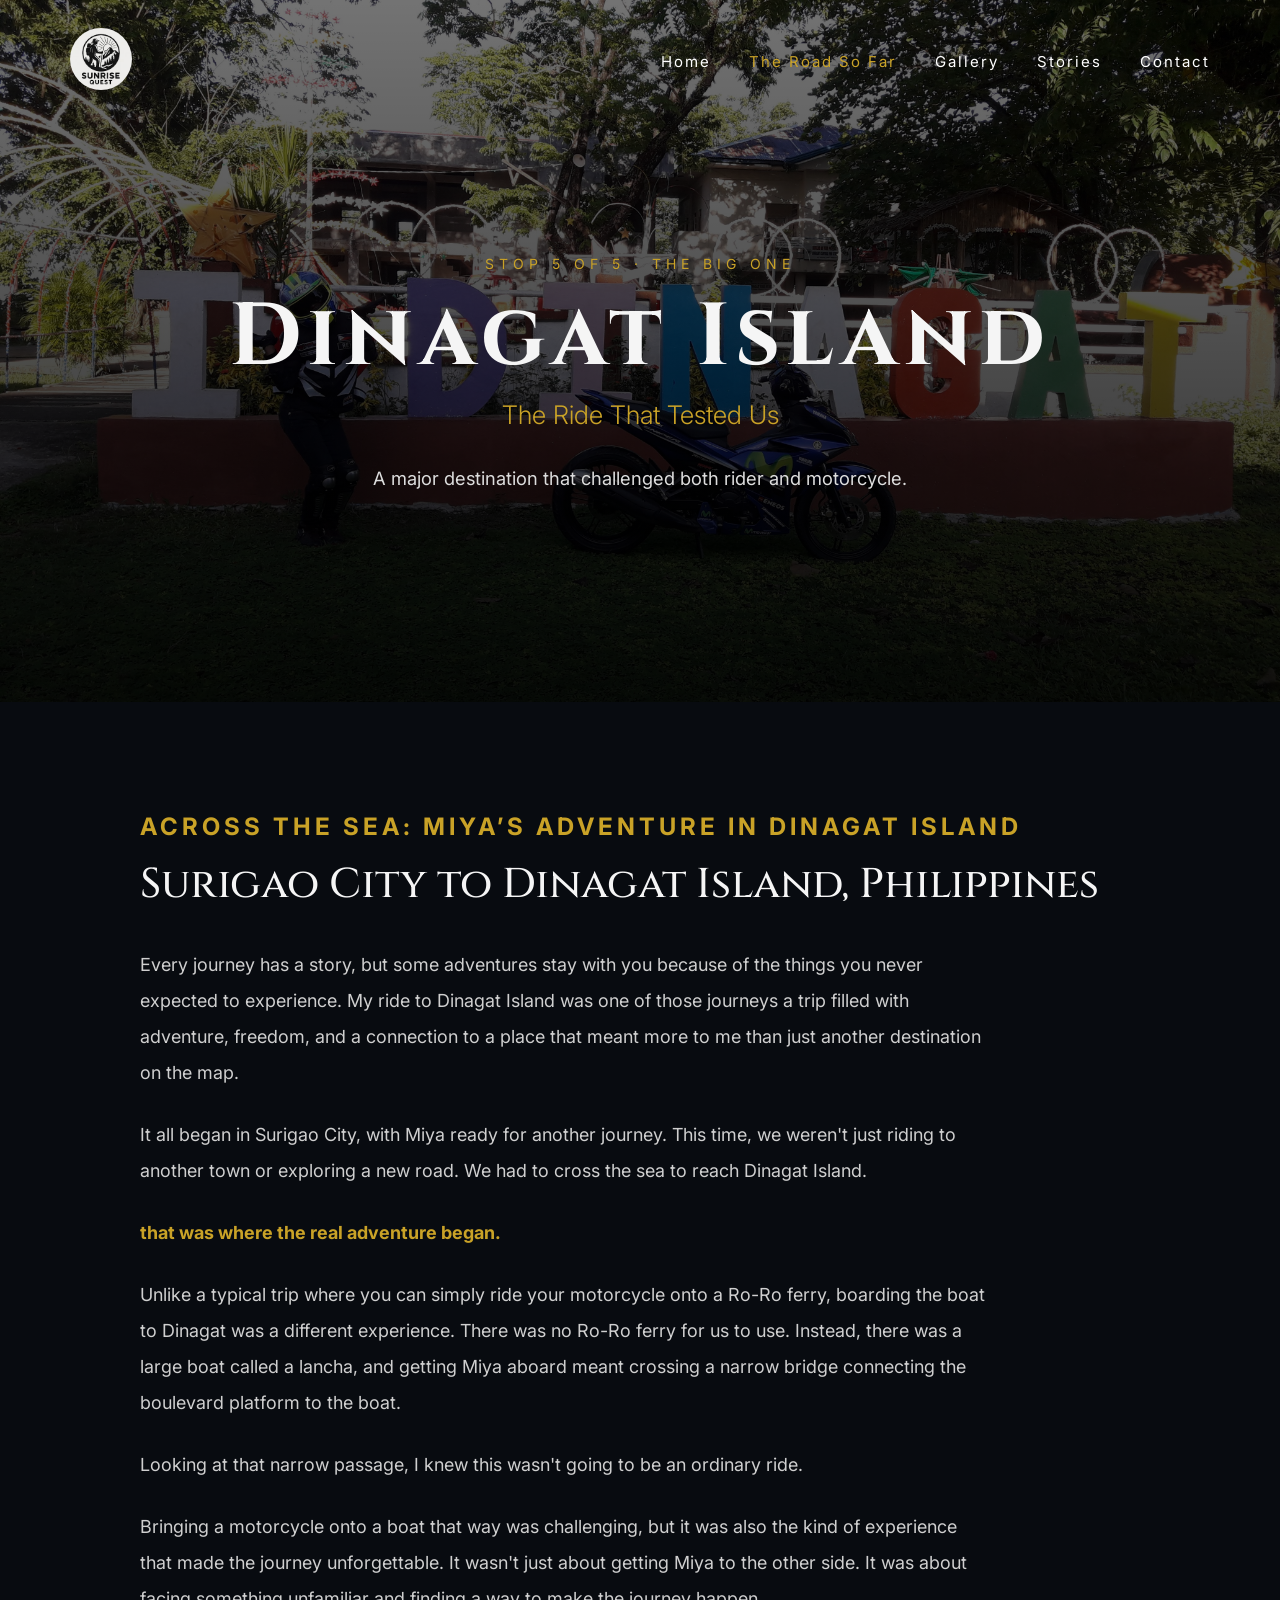
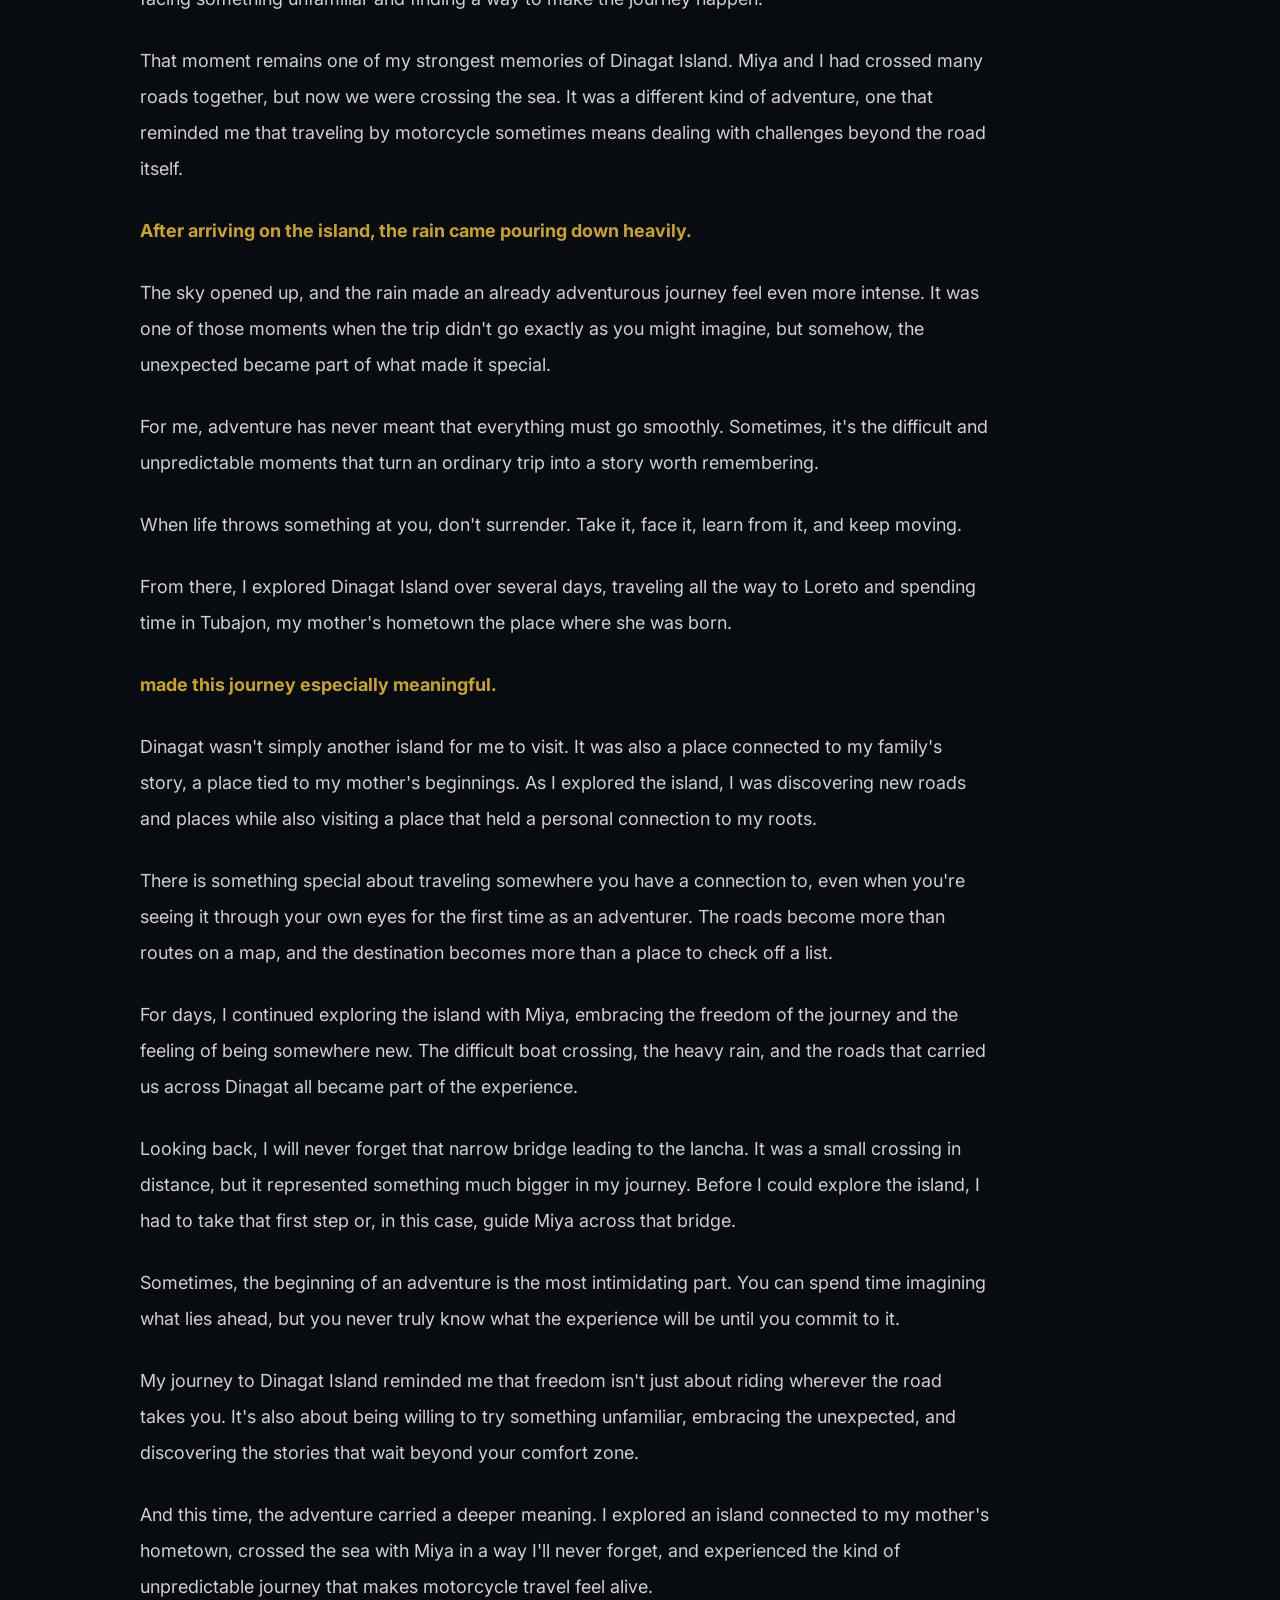
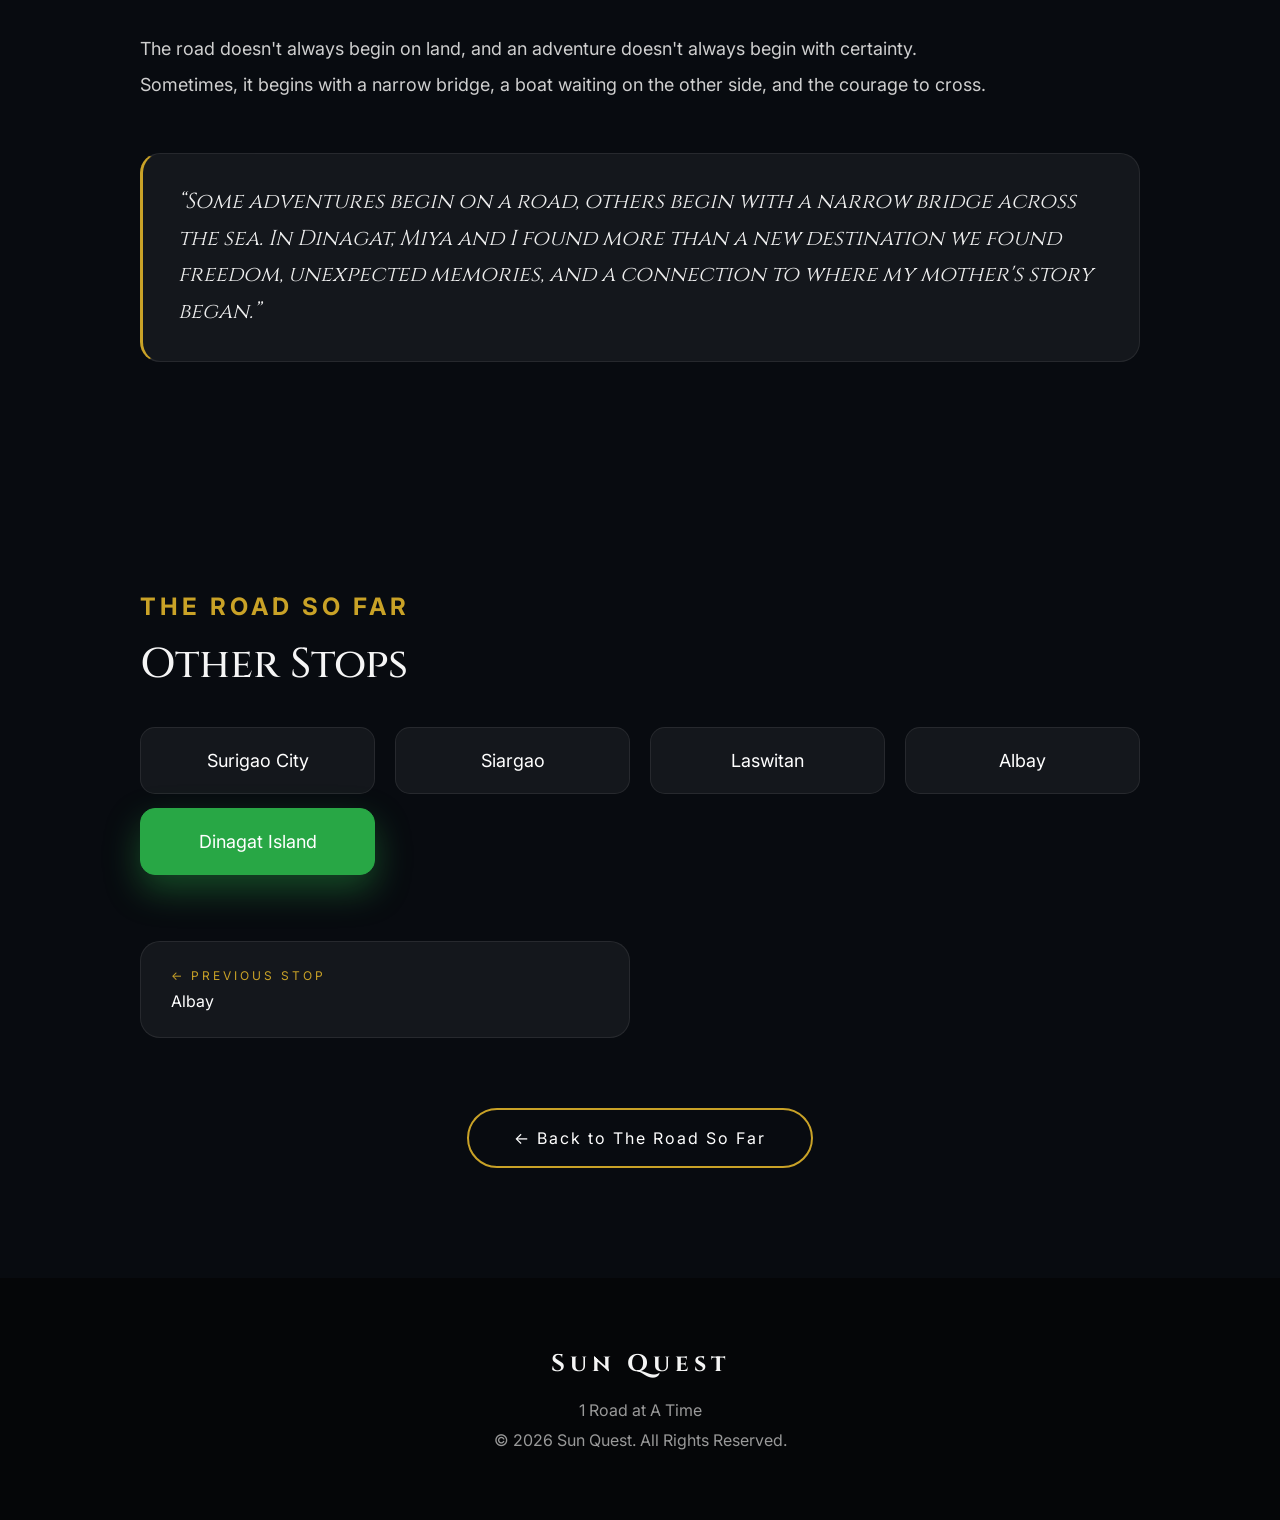
<file: roadSoFar/dinagat.html>
<!DOCTYPE html>
<html lang="en">
<head>

    <meta charset="UTF-8">
    <meta name="viewport" content="width=device-width, initial-scale=1.0, viewport-fit=cover">
    <meta name="theme-color" content="#0d0b09">

    <title>Dinagat Island | Sun Quest</title>

    <meta name="description" content="A major destination that challenged both rider and motorcycle.">

    <link rel="stylesheet" href="places.css">

    <link rel="preconnect" href="https://fonts.googleapis.com">
    <link rel="preconnect" href="https://fonts.gstatic.com" crossorigin>
    <link href="https://fonts.googleapis.com/css2?family=Inter:wght@300;400;500;600;700&family=Cinzel:wght@400;500;700&display=swap" rel="stylesheet">

</head>

<body>

    <!-- =========================
         NAVIGATION
    ========================== -->
    <nav id="navbar">

        <a class="logo" href="../index.html" aria-label="Sun Quest home">
            <img src="../logo/1.jpg" alt="Sun Quest">
        </a>

        <ul id="navMenu">
            <li><a href="../index.html">Home</a></li>
            <li><a href="../index.html#map" class="active">The Road So Far</a></li>
            <li><a href="../index.html#gallery">Gallery</a></li>
            <li><a href="../index.html#blog">Stories</a></li>
            <li><a href="../index.html#contact">Contact</a></li>
        </ul>

        <button id="menuBtn" type="button" aria-label="Open menu" aria-expanded="false" aria-controls="navMenu">☰</button>

    </nav>


    <!-- =========================
         HERO
         (change the picture below to your own photo)
    ========================== -->
    <header class="place-hero" style="--hero:url('../gallery/dinagatIsland.jpg');">

        <div class="place-hero-content">

            <p class="stop-label">Stop 5 of 5 · The big one</p>

            <h1>Dinagat Island</h1>

            <h2 class="place-tagline">The Ride That Tested Us</h2>

            <p class="place-summary">A major destination that challenged both rider and motorcycle.</p>

        </div>

    </header>


    <main>

        <!-- =========================
             STORY  (edit your text here)
        ========================== -->
        <section class="place-section">

            <div class="container story">

                <h2>Across the Sea: Miya’s Adventure in Dinagat Island</h2>

                <h3>Surigao City to Dinagat Island, Philippines</h3>

                <p>Every journey has a story, but some adventures stay with you because of the things you never expected to experience. My ride to Dinagat Island was one of those journeys a trip filled with adventure, freedom, and a connection to a place that meant more to me than just another destination on the map.</p>

                <p>It all began in Surigao City, with Miya ready for another journey. This time, we weren't just riding to another town or exploring a new road. We had to cross the sea to reach Dinagat Island.</p>

                <p><strong>that was where the real adventure began.</strong></p>

                <p>Unlike a typical trip where you can simply ride your motorcycle onto a Ro-Ro ferry, boarding the boat to Dinagat was a different experience. There was no Ro-Ro ferry for us to use. Instead, there was a large boat called a lancha, and getting Miya aboard meant crossing a narrow bridge connecting the boulevard platform to the boat.</p>

                <p>Looking at that narrow passage, I knew this wasn't going to be an ordinary ride.</p>

                <p>Bringing a motorcycle onto a boat that way was challenging, but it was also the kind of experience that made the journey unforgettable. It wasn't just about getting Miya to the other side. It was about facing something unfamiliar and finding a way to make the journey happen.</p>

                <p>That moment remains one of my strongest memories of Dinagat Island. Miya and I had crossed many roads together, but now we were crossing the sea. It was a different kind of adventure, one that reminded me that traveling by motorcycle sometimes means dealing with challenges beyond the road itself.</p>

                <p><strong>After arriving on the island, the rain came pouring down heavily.</strong></p>

                <p>The sky opened up, and the rain made an already adventurous journey feel even more intense. It was one of those moments when the trip didn't go exactly as you might imagine, but somehow, the unexpected became part of what made it special.</p>

                <p>For me, adventure has never meant that everything must go smoothly. Sometimes, it's the difficult and unpredictable moments that turn an ordinary trip into a story worth remembering.</p>

                <!-- EDIT: add your own story about Dinagat Island here. -->
                <p>When life throws something at you, don't surrender. Take it, face it, learn from it, and keep moving.</p>

                <p>From there, I explored Dinagat Island over several days, traveling all the way to Loreto and spending time in Tubajon, my mother's hometown the place where she was born.</p>

                <p><strong>made this journey especially meaningful.</strong></p>

                <p>Dinagat wasn't simply another island for me to visit. It was also a place connected to my family's story, a place tied to my mother's beginnings. As I explored the island, I was discovering new roads and places while also visiting a place that held a personal connection to my roots.</p>

                <p>There is something special about traveling somewhere you have a connection to, even when you're seeing it through your own eyes for the first time as an adventurer. The roads become more than routes on a map, and the destination becomes more than a place to check off a list.</p>

                <p>For days, I continued exploring the island with Miya, embracing the freedom of the journey and the feeling of being somewhere new. The difficult boat crossing, the heavy rain, and the roads that carried us across Dinagat all became part of the experience.</p>

                <p>Looking back, I will never forget that narrow bridge leading to the lancha. It was a small crossing in distance, but it represented something much bigger in my journey. Before I could explore the island, I had to take that first step or, in this case, guide Miya across that bridge.</p>

                <p>Sometimes, the beginning of an adventure is the most intimidating part. You can spend time imagining what lies ahead, but you never truly know what the experience will be until you commit to it.</p>

                <p>My journey to Dinagat Island reminded me that freedom isn't just about riding wherever the road takes you. It's also about being willing to try something unfamiliar, embracing the unexpected, and discovering the stories that wait beyond your comfort zone.</p>

                <p>And this time, the adventure carried a deeper meaning. I explored an island connected to my mother's hometown, crossed the sea with Miya in a way I'll never forget, and experienced the kind of unpredictable journey that makes motorcycle travel feel alive.</p>

                <p>The road doesn't always begin on land, and an adventure doesn't always begin with certainty. Sometimes, it begins with a narrow bridge, a boat waiting on the other side, and the courage to cross.</p>


                <blockquote class="pull-quote">“Some adventures begin on a road, others begin with a narrow bridge across the sea. In Dinagat, Miya and I found more than a new destination we found freedom, unexpected memories, and a connection to where my mother's story began.”</blockquote>

            </div>

        </section>


        <!-- =========================
             OTHER STOPS
        ========================== -->
        <section class="place-section">

            <div class="container">

                <h2>The Road So Far</h2>

                <h3>Other Stops</h3>

                <div class="stop-grid">
                    <a class="stop" href="surigao.html">Surigao City</a>
                    <a class="stop" href="siargao.html">Siargao</a>
                    <a class="stop" href="laswitan.html">Laswitan</a>
                    <a class="stop" href="albay.html">Albay</a>
                    <a class="stop current" href="dinagat.html" aria-current="page">Dinagat Island</a>
                </div>

                <div class="pager">
                    <a class="prev" href="albay.html"><small>← Previous stop</small>Albay</a>
                    <span class="spacer"></span>
                </div>

                <div class="back-wrap">
                    <a href="../index.html#map" class="btn">← Back to The Road So Far</a>
                </div>

            </div>

        </section>

    </main>


    <footer>

        <h2>Sun Quest</h2>

        <p>1 Road at A Time</p>

        <p>© 2026 Sun Quest. All Rights Reserved.</p>

    </footer>

    <script src="places.js"></script>

</body>
</html>
</file>
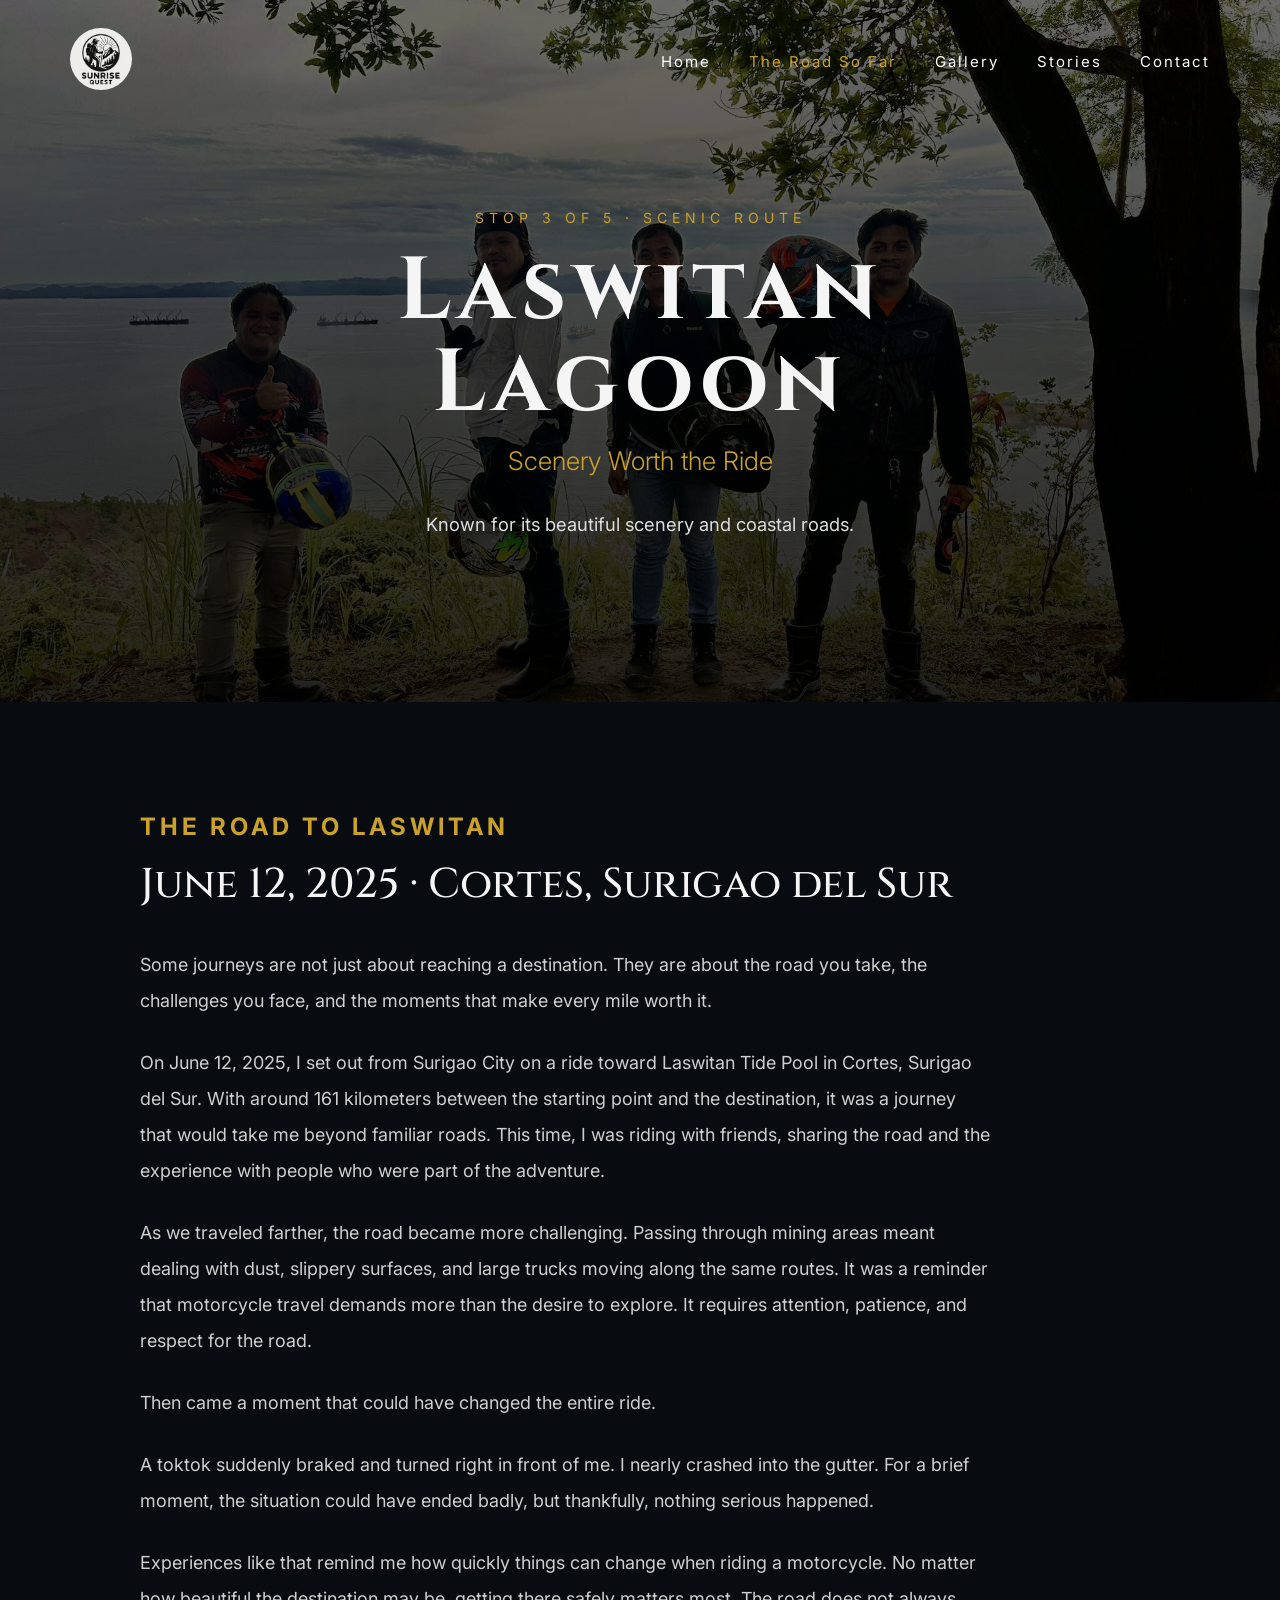
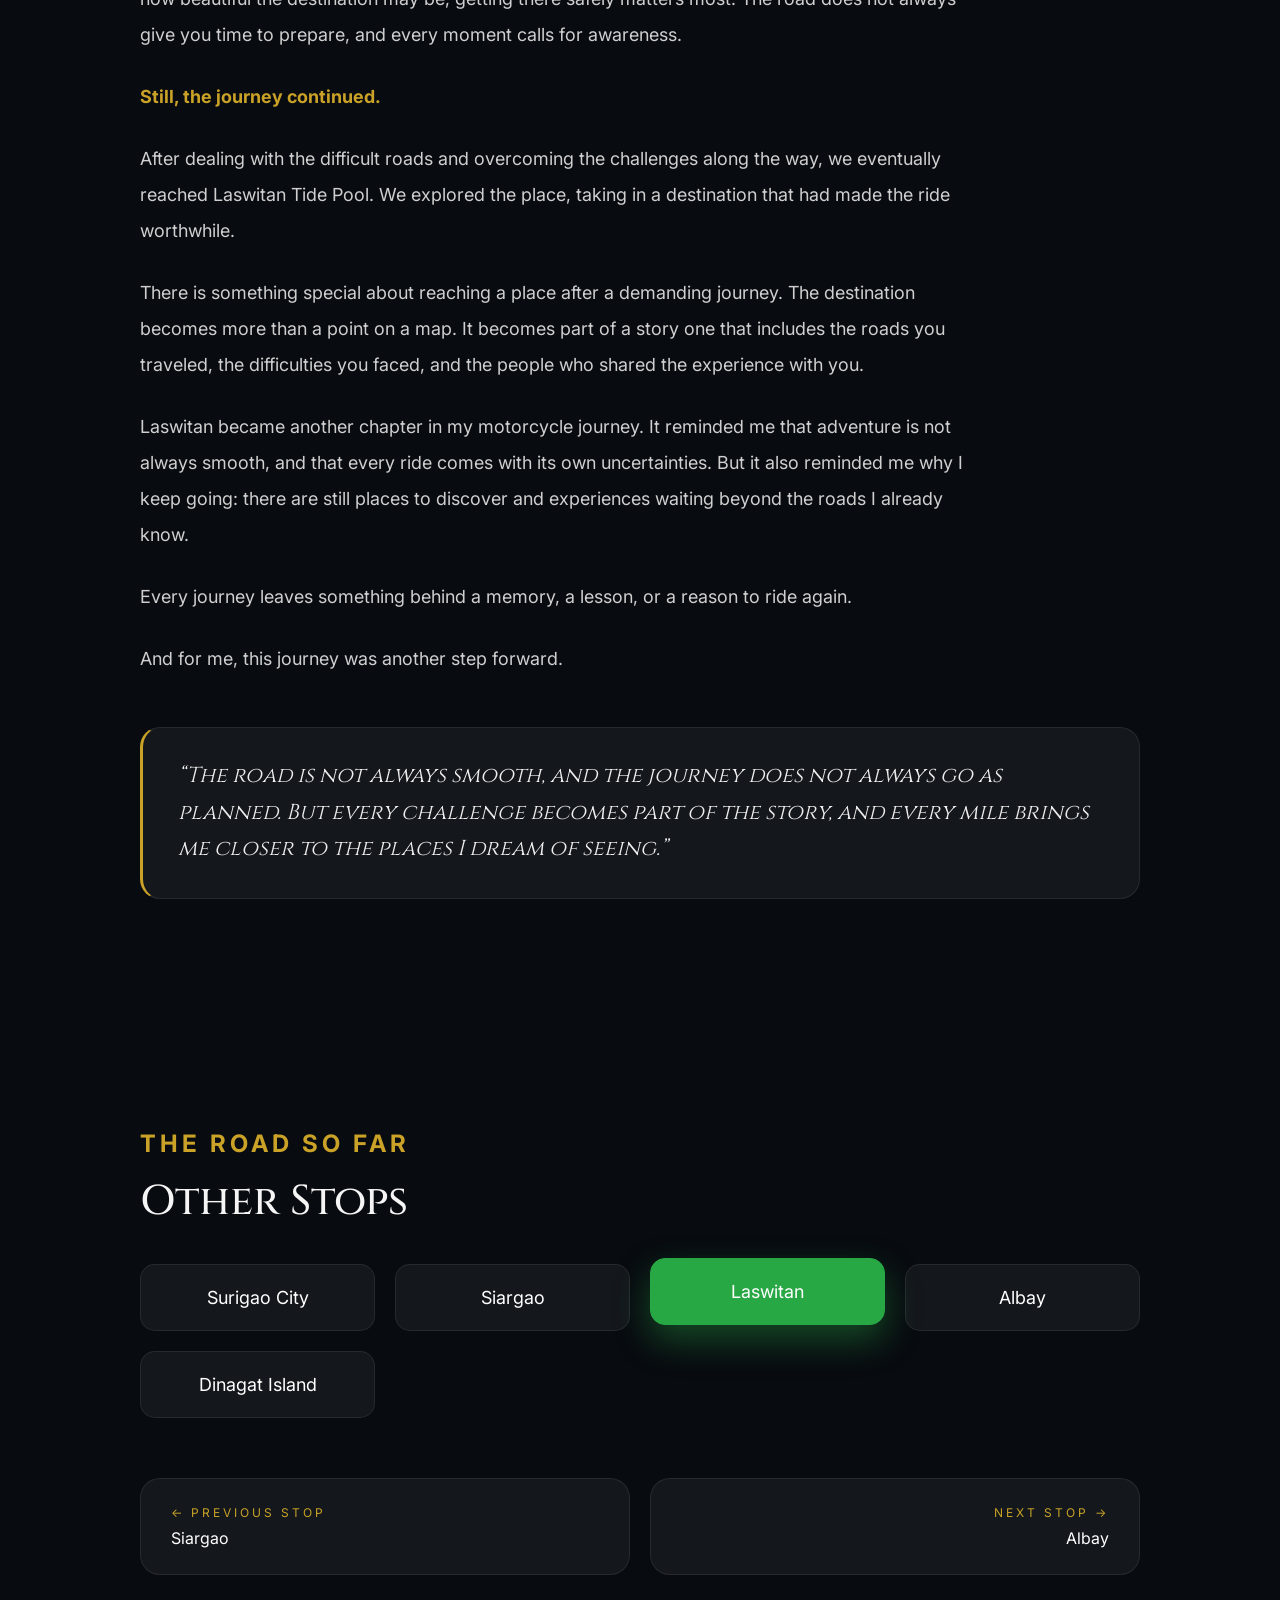
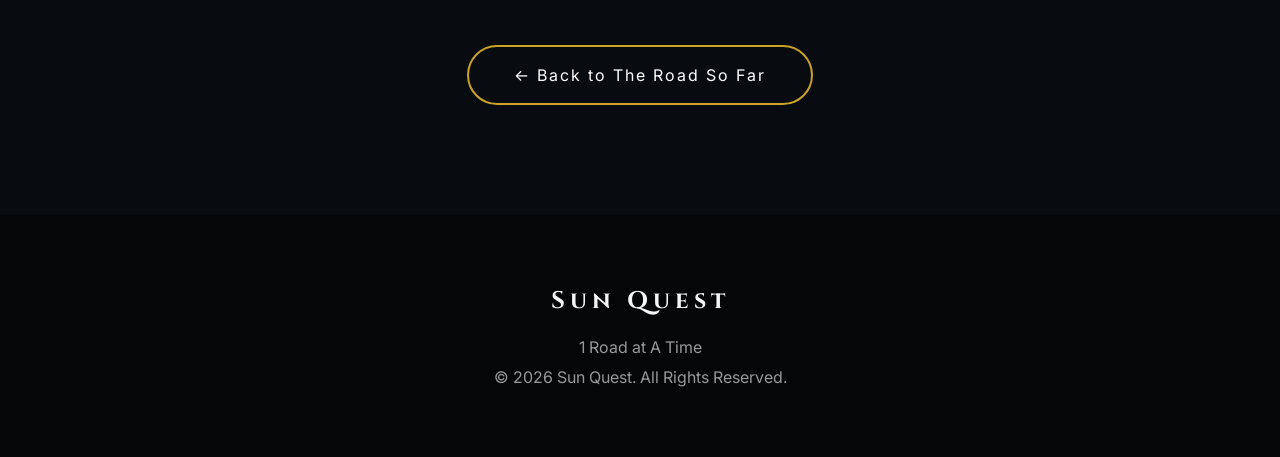
<file: roadSoFar/laswitan.html>
<!DOCTYPE html>
<html lang="en">
<head>

    <meta charset="UTF-8">
    <meta name="viewport" content="width=device-width, initial-scale=1.0, viewport-fit=cover">
    <meta name="theme-color" content="#0d0b09">

    <title>Laswitan Lagoon | Sun Quest</title>

    <meta name="description" content="Known for its beautiful scenery and unforgettable roads.">

    <link rel="stylesheet" href="places.css">

    <link rel="preconnect" href="https://fonts.googleapis.com">
    <link rel="preconnect" href="https://fonts.gstatic.com" crossorigin>
    <link href="https://fonts.googleapis.com/css2?family=Inter:wght@300;400;500;600;700&family=Cinzel:wght@400;500;700&display=swap" rel="stylesheet">

</head>

<body>

    <!-- =========================
         NAVIGATION
    ========================== -->
    <nav id="navbar">

        <a class="logo" href="../index.html" aria-label="Sun Quest home">
            <img src="../logo/1.jpg" alt="Sun Quest">
        </a>

        <ul id="navMenu">
            <li><a href="../index.html">Home</a></li>
            <li><a href="../index.html#map" class="active">The Road So Far</a></li>
            <li><a href="../index.html#gallery">Gallery</a></li>
            <li><a href="../index.html#blog">Stories</a></li>
            <li><a href="../index.html#contact">Contact</a></li>
        </ul>

        <button id="menuBtn" type="button" aria-label="Open menu" aria-expanded="false" aria-controls="navMenu">☰</button>

    </nav>


    <!-- =========================
         HERO
         (change the picture below to your own photo)
    ========================== -->
    <header class="place-hero" style="--hero:url('../gallery/laswitan.jpg');">

        <div class="place-hero-content">

            <p class="stop-label">Stop 3 of 5 · Scenic route</p>

            <h1>Laswitan Lagoon</h1>

            <h2 class="place-tagline">Scenery Worth the Ride</h2>

            <p class="place-summary">Known for its beautiful scenery and coastal roads.</p>

        </div>

    </header>


    <main>

        <!-- =========================
             STORY  (edit your text here)
        ========================== -->
        <section class="place-section">

            <div class="container story">

                <h2>The Road to Laswitan</h2>

                <h3>June 12, 2025 · Cortes, Surigao del Sur</h3>

                <p>Some journeys are not just about reaching a destination. They are about the road you take, the challenges you face, and the moments that make every mile worth it.</p>

                <p>On June 12, 2025, I set out from Surigao City on a ride toward Laswitan Tide Pool in Cortes, Surigao del Sur. With around 161 kilometers between the starting point and the destination, it was a journey that would take me beyond familiar roads. This time, I was riding with friends, sharing the road and the experience with people who were part of the adventure.</p>

                <p>As we traveled farther, the road became more challenging. Passing through mining areas meant dealing with dust, slippery surfaces, and large trucks moving along the same routes. It was a reminder that motorcycle travel demands more than the desire to explore. It requires attention, patience, and respect for the road. </p>

                <p>Then came a moment that could have changed the entire ride.</p>

                <p>A toktok suddenly braked and turned right in front of me. I nearly crashed into the gutter. For a brief moment, the situation could have ended badly, but thankfully, nothing serious happened.</p>

                <p>Experiences like that remind me how quickly things can change when riding a motorcycle. No matter how beautiful the destination may be, getting there safely matters most. The road does not always give you time to prepare, and every moment calls for awareness.</p>

                <p><strong>Still, the journey continued.</strong></p>

                <p>After dealing with the difficult roads and overcoming the challenges along the way, we eventually reached Laswitan Tide Pool. We explored the place, taking in a destination that had made the ride worthwhile.</p>

                <p>There is something special about reaching a place after a demanding journey. The destination becomes more than a point on a map. It becomes part of a story  one that includes the roads you traveled, the difficulties you faced, and the people who shared the experience with you.</p>

                <p>Laswitan became another chapter in my motorcycle journey. It reminded me that adventure is not always smooth, and that every ride comes with its own uncertainties. But it also reminded me why I keep going: there are still places to discover and experiences waiting beyond the roads I already know.</p>

                <p>Every journey leaves something behind  a memory, a lesson, or a reason to ride again.</p>

                <p>And for me, this journey was another step forward.</p>


                <blockquote class="pull-quote">“The road is not always smooth, and the journey does not always go as planned. But every challenge becomes part of the story, and every mile brings me closer to the places I dream of seeing.”</blockquote>

            </div>

        </section>


        <!-- =========================
             OTHER STOPS
        ========================== -->
        <section class="place-section">

            <div class="container">

                <h2>The Road So Far</h2>

                <h3>Other Stops</h3>

                <div class="stop-grid">
                    <a class="stop" href="surigao.html">Surigao City</a>
                    <a class="stop" href="siargao.html">Siargao</a>
                    <a class="stop current" href="laswitan.html" aria-current="page">Laswitan</a>
                    <a class="stop" href="albay.html">Albay</a>
                    <a class="stop" href="dinagat.html">Dinagat Island</a>
                </div>

                <div class="pager">
                    <a class="prev" href="siargao.html"><small>← Previous stop</small>Siargao</a>
                    <a class="next" href="albay.html"><small>Next stop →</small>Albay</a>
                </div>

                <div class="back-wrap">
                    <a href="../index.html#map" class="btn">← Back to The Road So Far</a>
                </div>

            </div>

        </section>

    </main>


    <footer>

        <h2>Sun Quest</h2>

        <p>1 Road at A Time</p>

        <p>© 2026 Sun Quest. All Rights Reserved.</p>

    </footer>

    <script src="places.js"></script>

</body>
</html>
</file>
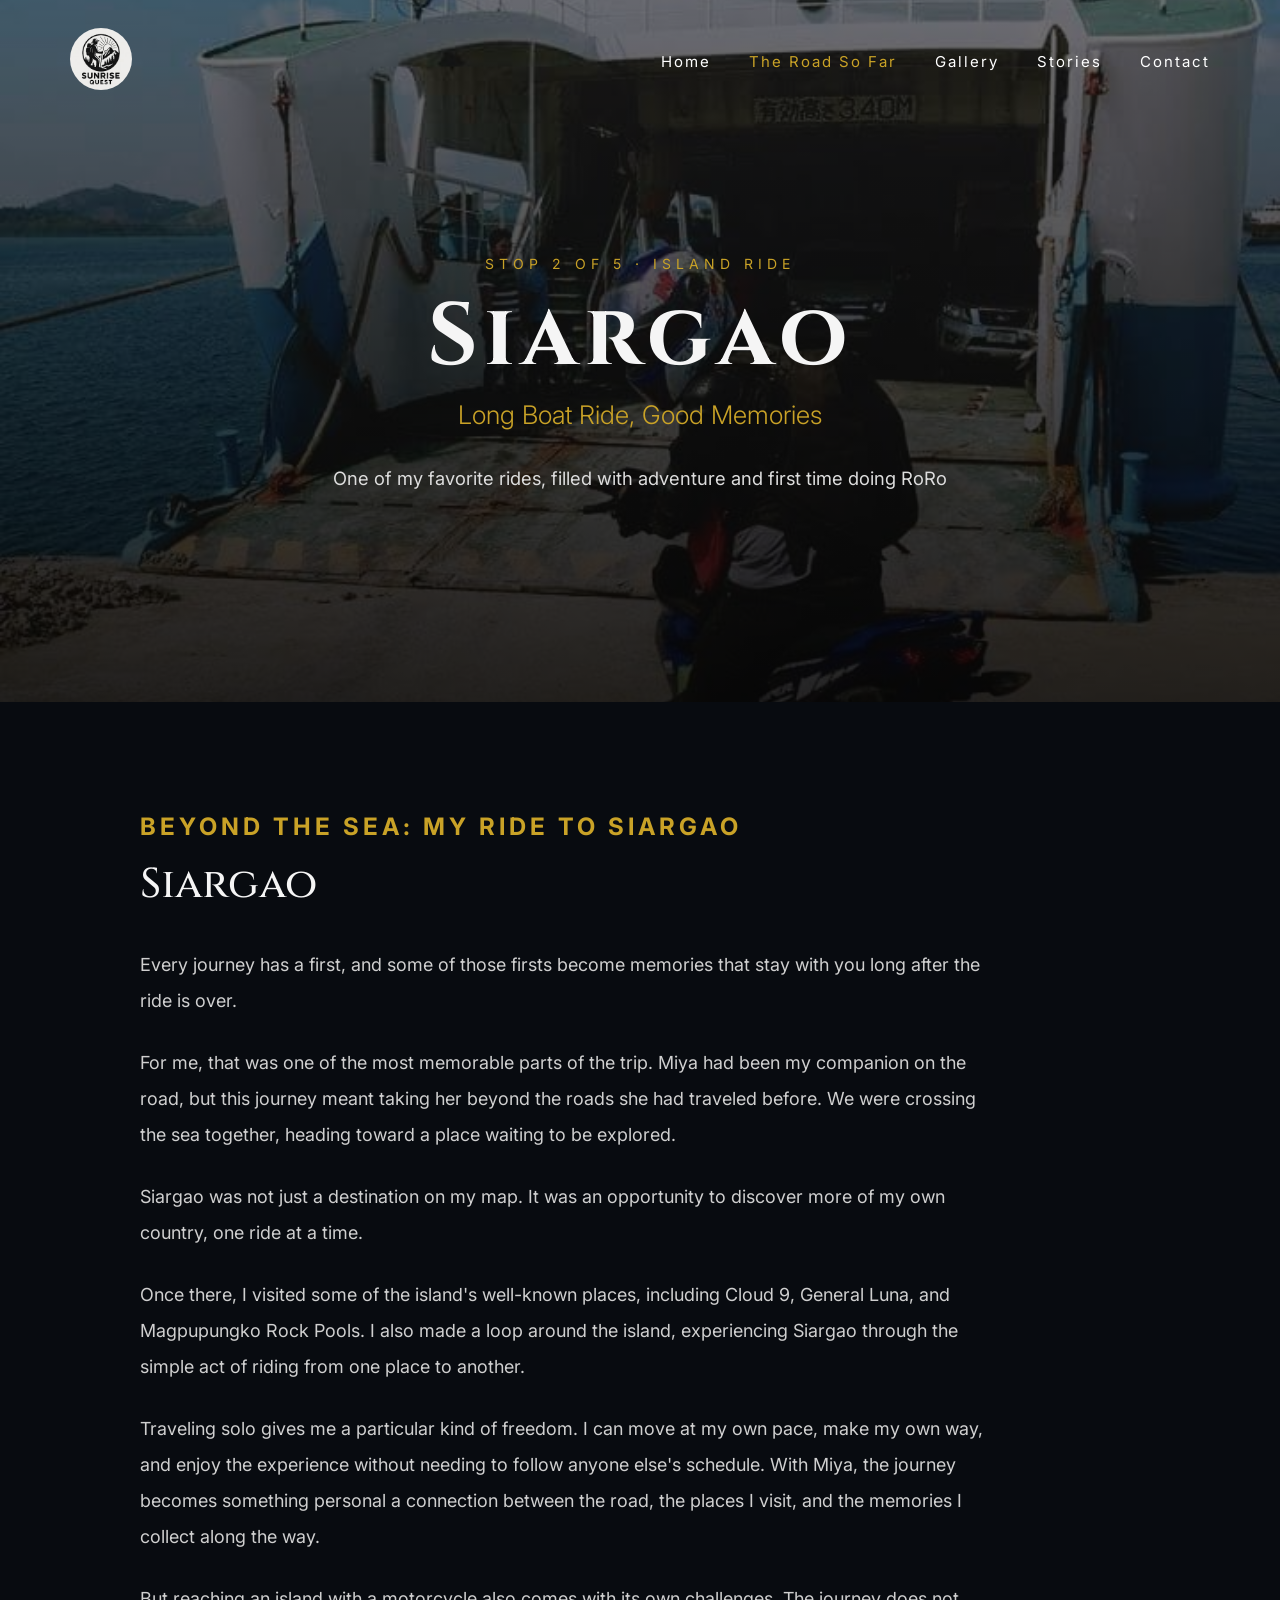
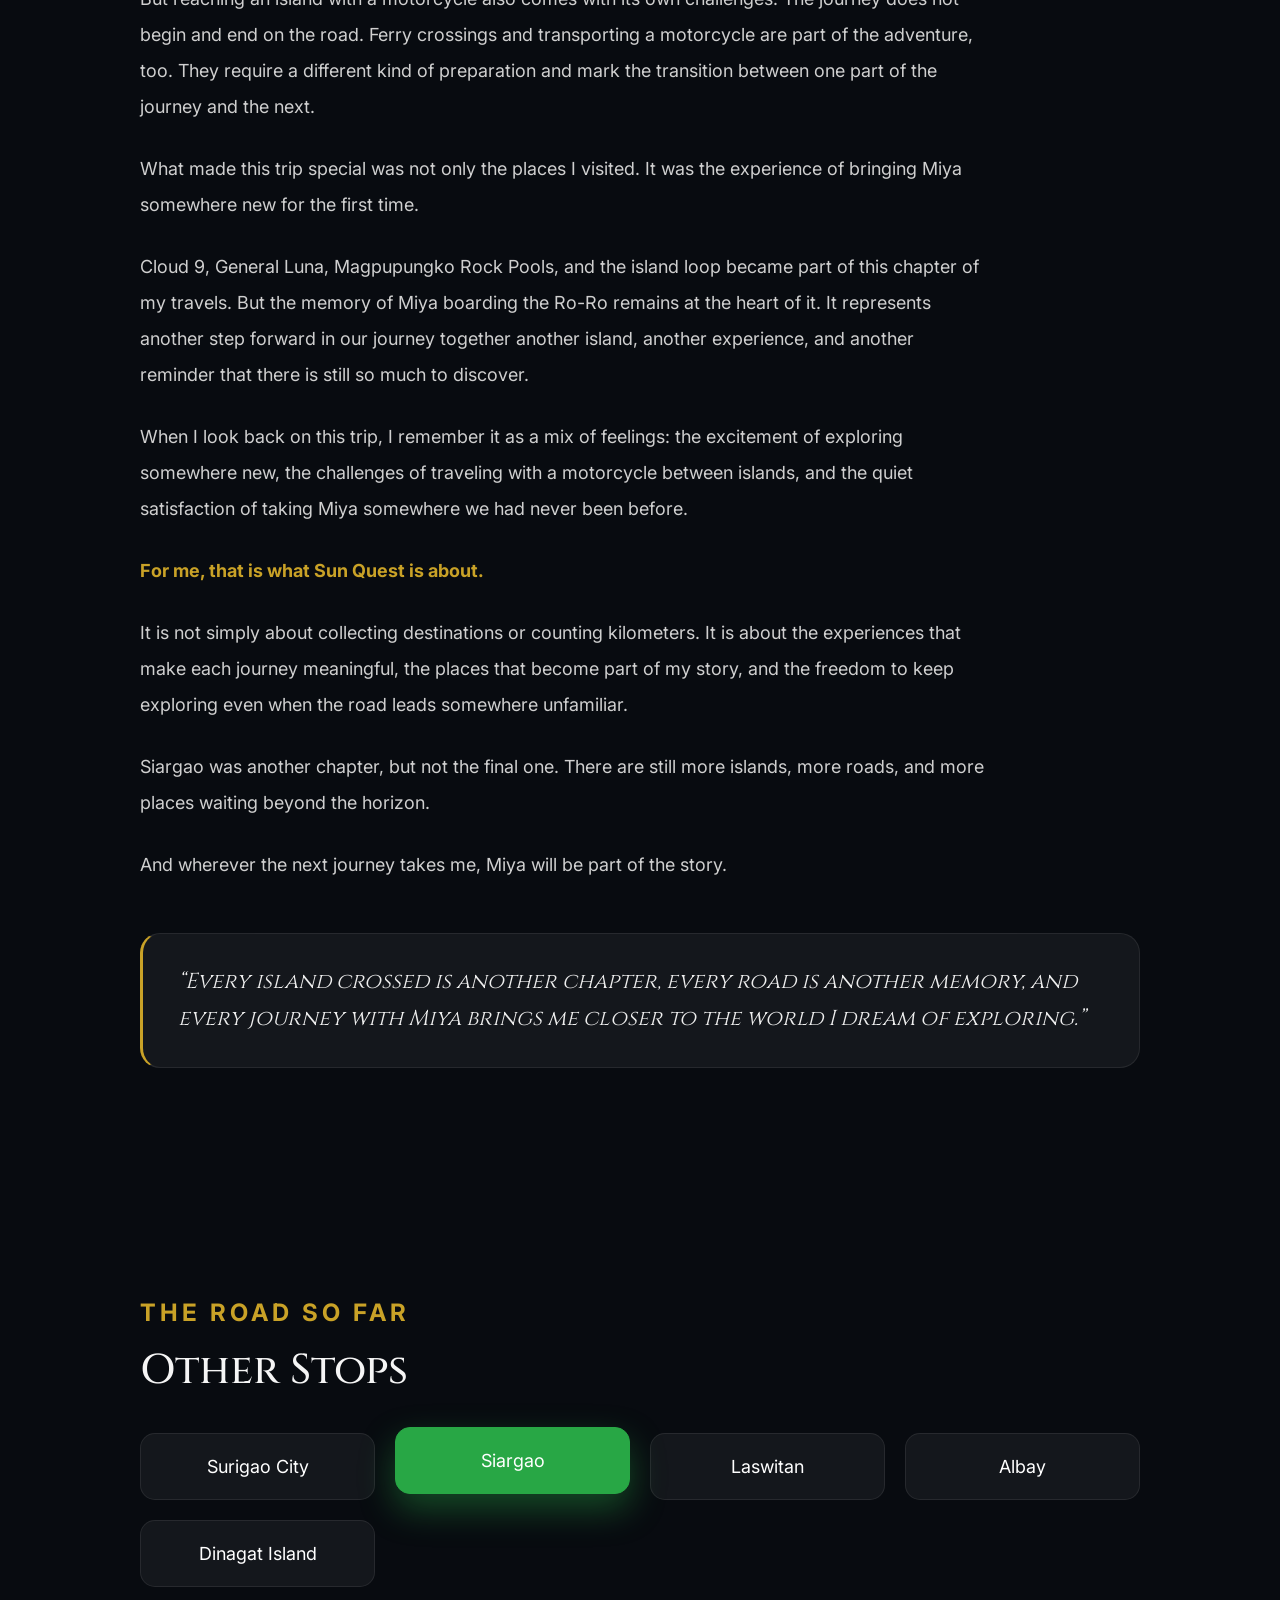
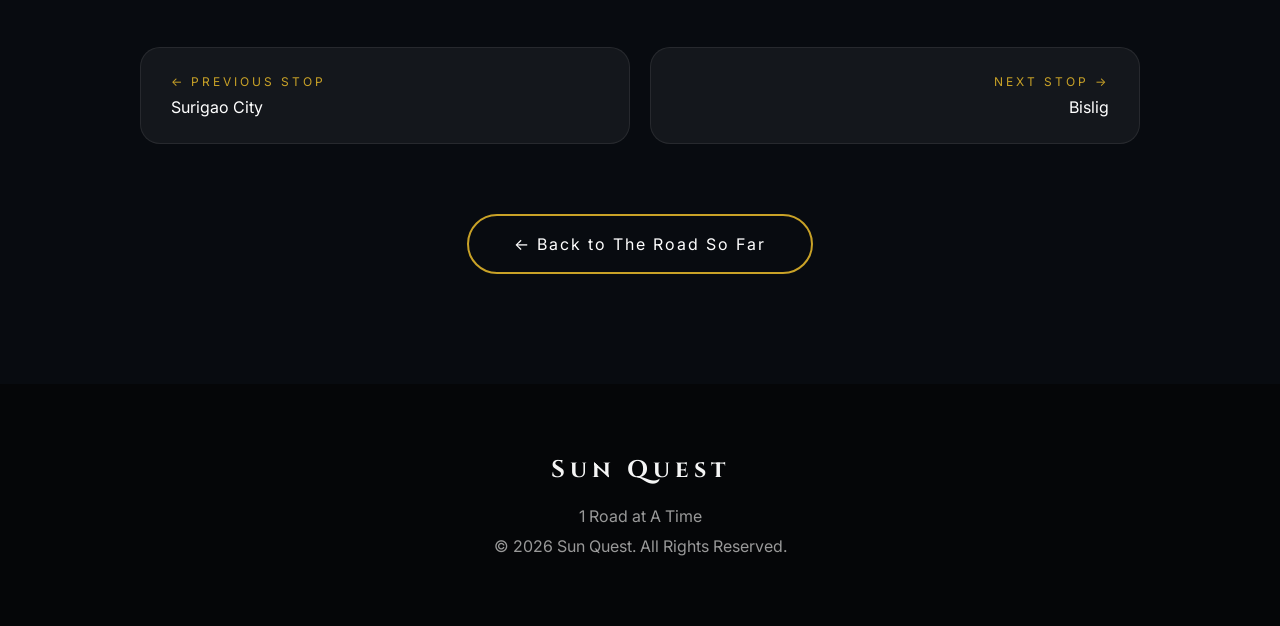
<file: roadSoFar/siargao.html>
<!DOCTYPE html>
<html lang="en">
<head>

    <meta charset="UTF-8">
    <meta name="viewport" content="width=device-width, initial-scale=1.0, viewport-fit=cover">
    <meta name="theme-color" content="#0d0b09">

    <title>Siargao | Sun Quest</title>

    <meta name="description" content="One of my favorite rides, filled with long highways and memorable moments.">

    <link rel="stylesheet" href="places.css">

    <link rel="preconnect" href="https://fonts.googleapis.com">
    <link rel="preconnect" href="https://fonts.gstatic.com" crossorigin>
    <link href="https://fonts.googleapis.com/css2?family=Inter:wght@300;400;500;600;700&family=Cinzel:wght@400;500;700&display=swap" rel="stylesheet">

</head>

<body>

    <!-- =========================
         NAVIGATION
    ========================== -->
    <nav id="navbar">

        <a class="logo" href="../index.html" aria-label="Sun Quest home">
            <img src="../logo/1.jpg" alt="Sun Quest">
        </a>

        <ul id="navMenu">
            <li><a href="../index.html">Home</a></li>
            <li><a href="../index.html#map" class="active">The Road So Far</a></li>
            <li><a href="../index.html#gallery">Gallery</a></li>
            <li><a href="../index.html#blog">Stories</a></li>
            <li><a href="../index.html#contact">Contact</a></li>
        </ul>

        <button id="menuBtn" type="button" aria-label="Open menu" aria-expanded="false" aria-controls="navMenu">☰</button>

    </nav>


    <!-- =========================
         HERO
         (change the picture below to your own photo)
    ========================== -->
    <header class="place-hero" style="--hero:url('../gallery/siargao.jpg');">

        <div class="place-hero-content">

            <p class="stop-label">Stop 2 of 5 · Island ride</p>

            <h1>Siargao</h1>

            <h2 class="place-tagline">Long Boat Ride, Good Memories</h2>

            <p class="place-summary">One of my favorite rides, filled with adventure and first time doing RoRo</p>

        </div>

    </header>


    <main>

        <!-- =========================
             STORY  (edit your text here)
        ========================== -->
        <section class="place-section">

            <div class="container story">

                <h2>Beyond the Sea: My Ride to Siargao</h2>

                <h3>Siargao</h3>

                <p>Every journey has a first, and some of those firsts become memories that stay with you long after the ride is over.</p>

                <p>For me, that was one of the most memorable parts of the trip. Miya had been my companion on the road, but this journey meant taking her beyond the roads she had traveled before. We were crossing the sea together, heading toward a place waiting to be explored.</p>

                <p>Siargao was not just a destination on my map. It was an opportunity to discover more of my own country, one ride at a time.</p>

                <p>Once there, I visited some of the island's well-known places, including Cloud 9, General Luna, and Magpupungko Rock Pools. I also made a loop around the island, experiencing Siargao through the simple act of riding from one place to another.</p>

                <p>Traveling solo gives me a particular kind of freedom. I can move at my own pace, make my own way, and enjoy the experience without needing to follow anyone else's schedule. With Miya, the journey becomes something personal a connection between the road, the places I visit, and the memories I collect along the way.</p>

                <p>But reaching an island with a motorcycle also comes with its own challenges. The journey does not begin and end on the road. Ferry crossings and transporting a motorcycle are part of the adventure, too. They require a different kind of preparation and mark the transition between one part of the journey and the next.</p>

                <p>What made this trip special was not only the places I visited. It was the experience of bringing Miya somewhere new for the first time.</p>

                <p>Cloud 9, General Luna, Magpupungko Rock Pools, and the island loop became part of this chapter of my travels. But the memory of Miya boarding the Ro-Ro remains at the heart of it. It represents another step forward in our journey together another island, another experience, and another reminder that there is still so much to discover.</p>

                <p>When I look back on this trip, I remember it as a mix of feelings: the excitement of exploring somewhere new, the challenges of traveling with a motorcycle between islands, and the quiet satisfaction of taking Miya somewhere we had never been before.</p>

                <p><strong>For me, that is what Sun Quest is about.</strong></p>

                <p>It is not simply about collecting destinations or counting kilometers. It is about the experiences that make each journey meaningful, the places that become part of my story, and the freedom to keep exploring even when the road leads somewhere unfamiliar.</p>

                <p>Siargao was another chapter, but not the final one. There are still more islands, more roads, and more places waiting beyond the horizon.</p>

                <p>And wherever the next journey takes me, Miya will be part of the story.</p>


                <blockquote class="pull-quote">“Every island crossed is another chapter, every road is another memory, and every journey with Miya brings me closer to the world I dream of exploring.”</blockquote>

            </div>

        </section>


        <!-- =========================
             OTHER STOPS
        ========================== -->
        <section class="place-section">

            <div class="container">

                <h2>The Road So Far</h2>

                <h3>Other Stops</h3>

                <div class="stop-grid">
                    <a class="stop" href="surigao.html">Surigao City</a>
                    <a class="stop current" href="siargao.html" aria-current="page">Siargao</a>
                    <a class="stop" href="laswitan.html">Laswitan</a>
                    <a class="stop" href="albay.html">Albay</a>
                    <a class="stop" href="dinagat.html">Dinagat Island</a>
                </div>

                <div class="pager">
                    <a class="prev" href="surigao.html"><small>← Previous stop</small>Surigao City</a>
                    <a class="next" href="bislig.html"><small>Next stop →</small>Bislig</a>
                </div>

                <div class="back-wrap">
                    <a href="../index.html#map" class="btn">← Back to The Road So Far</a>
                </div>

            </div>

        </section>

    </main>


    <footer>

        <h2>Sun Quest</h2>

        <p>1 Road at A Time</p>

        <p>© 2026 Sun Quest. All Rights Reserved.</p>

    </footer>

    <script src="places.js"></script>

</body>
</html>
</file>
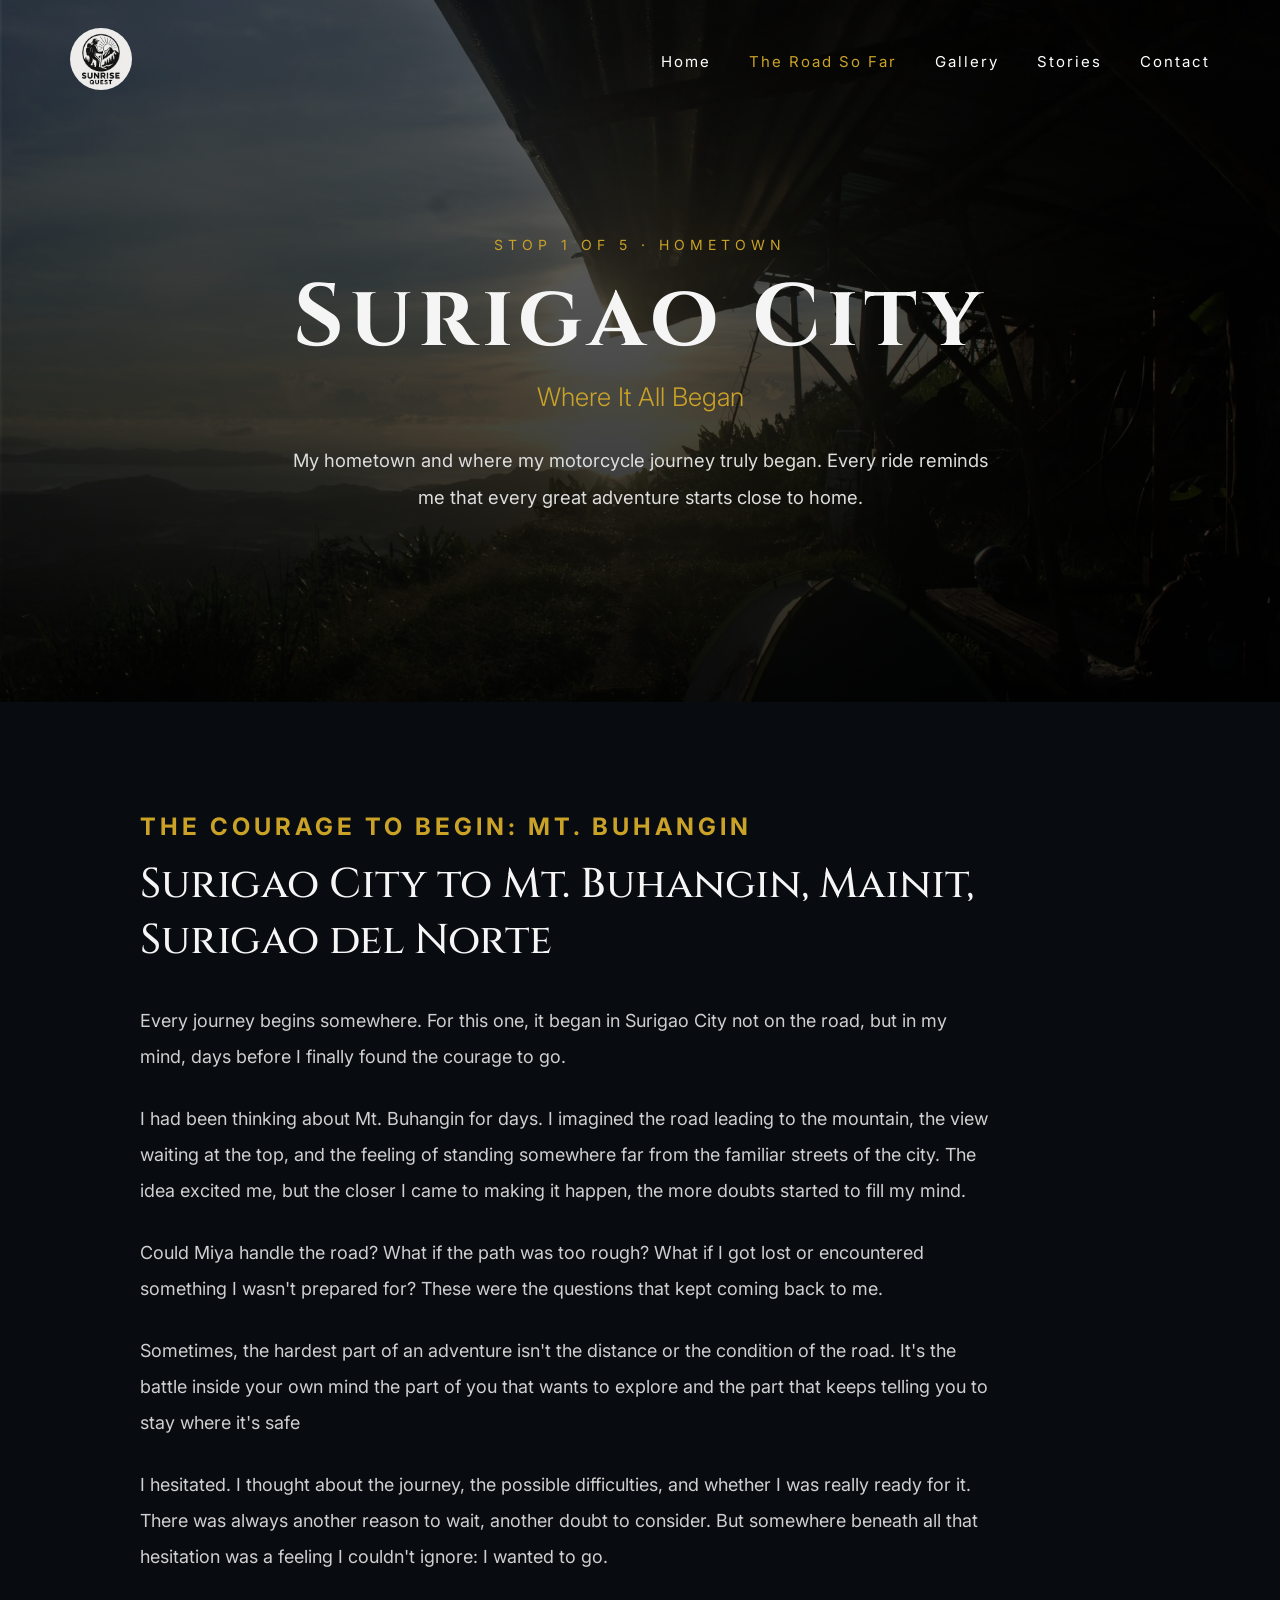
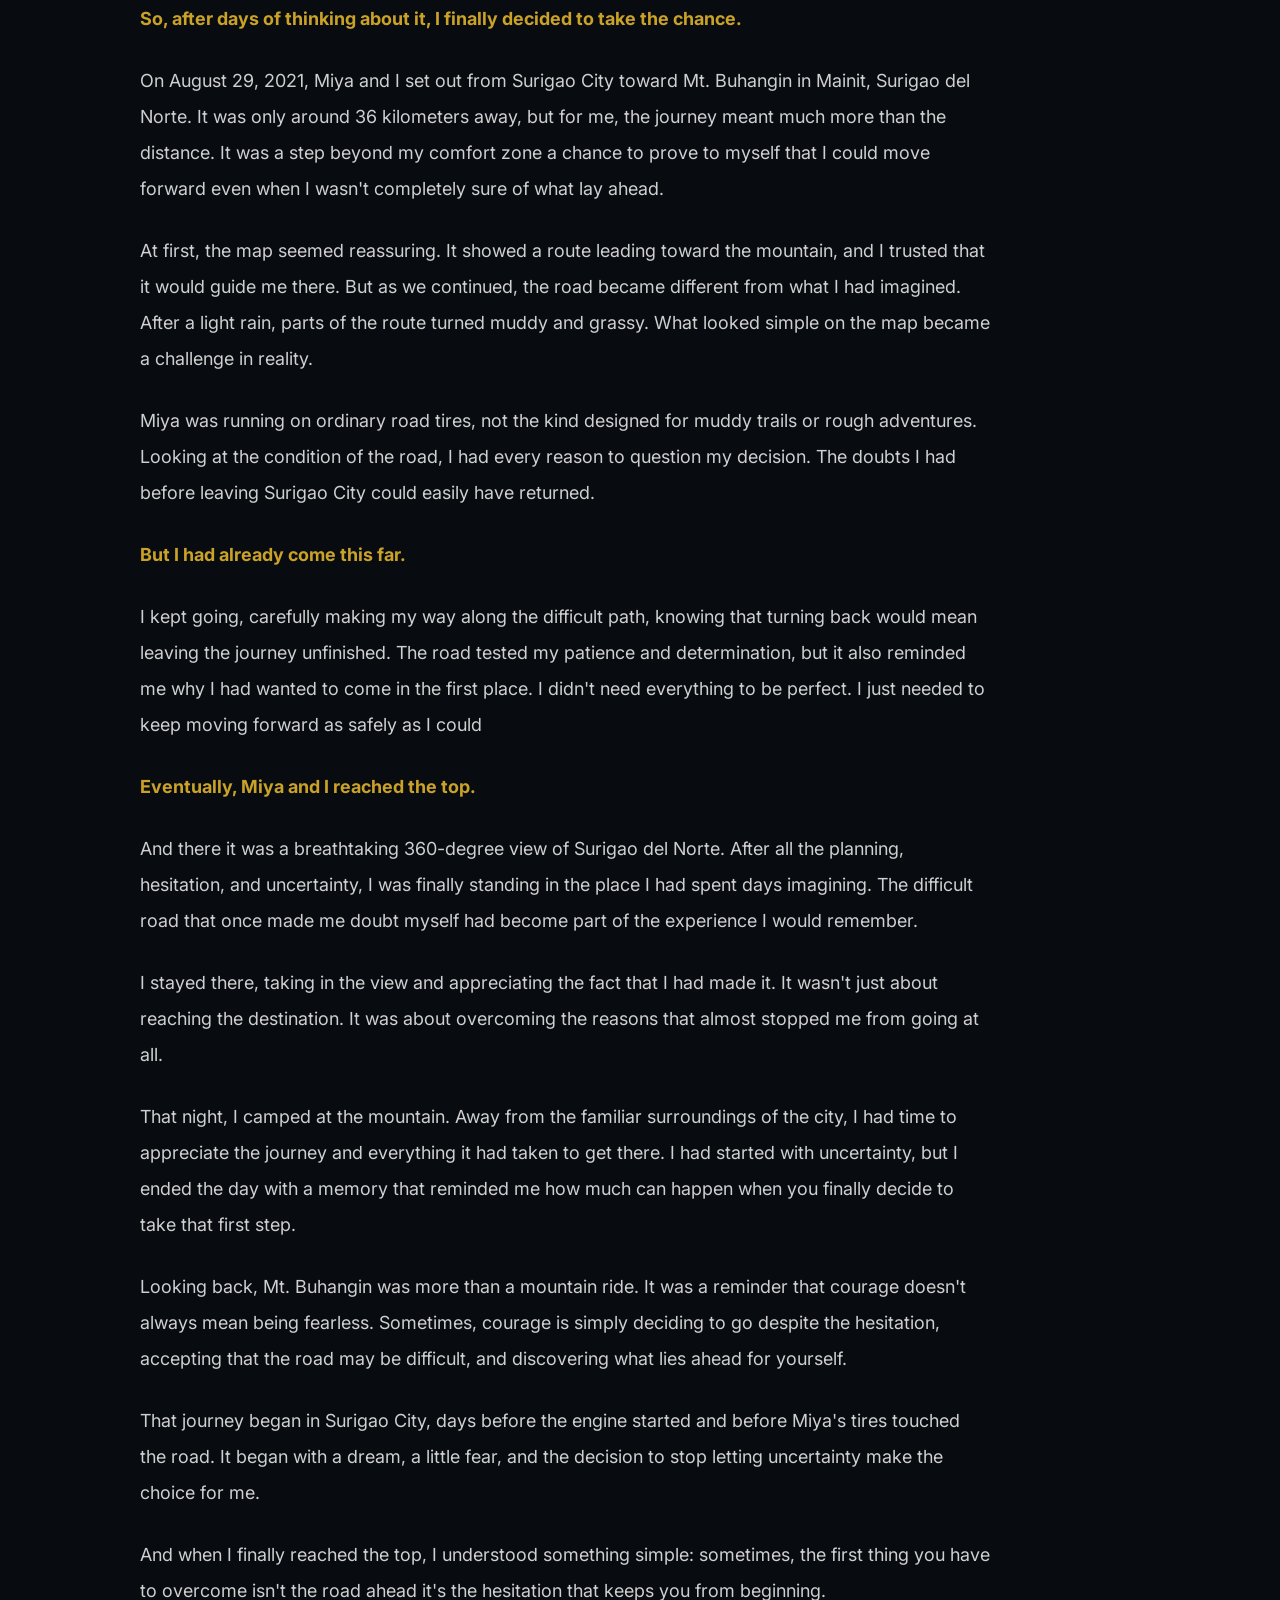
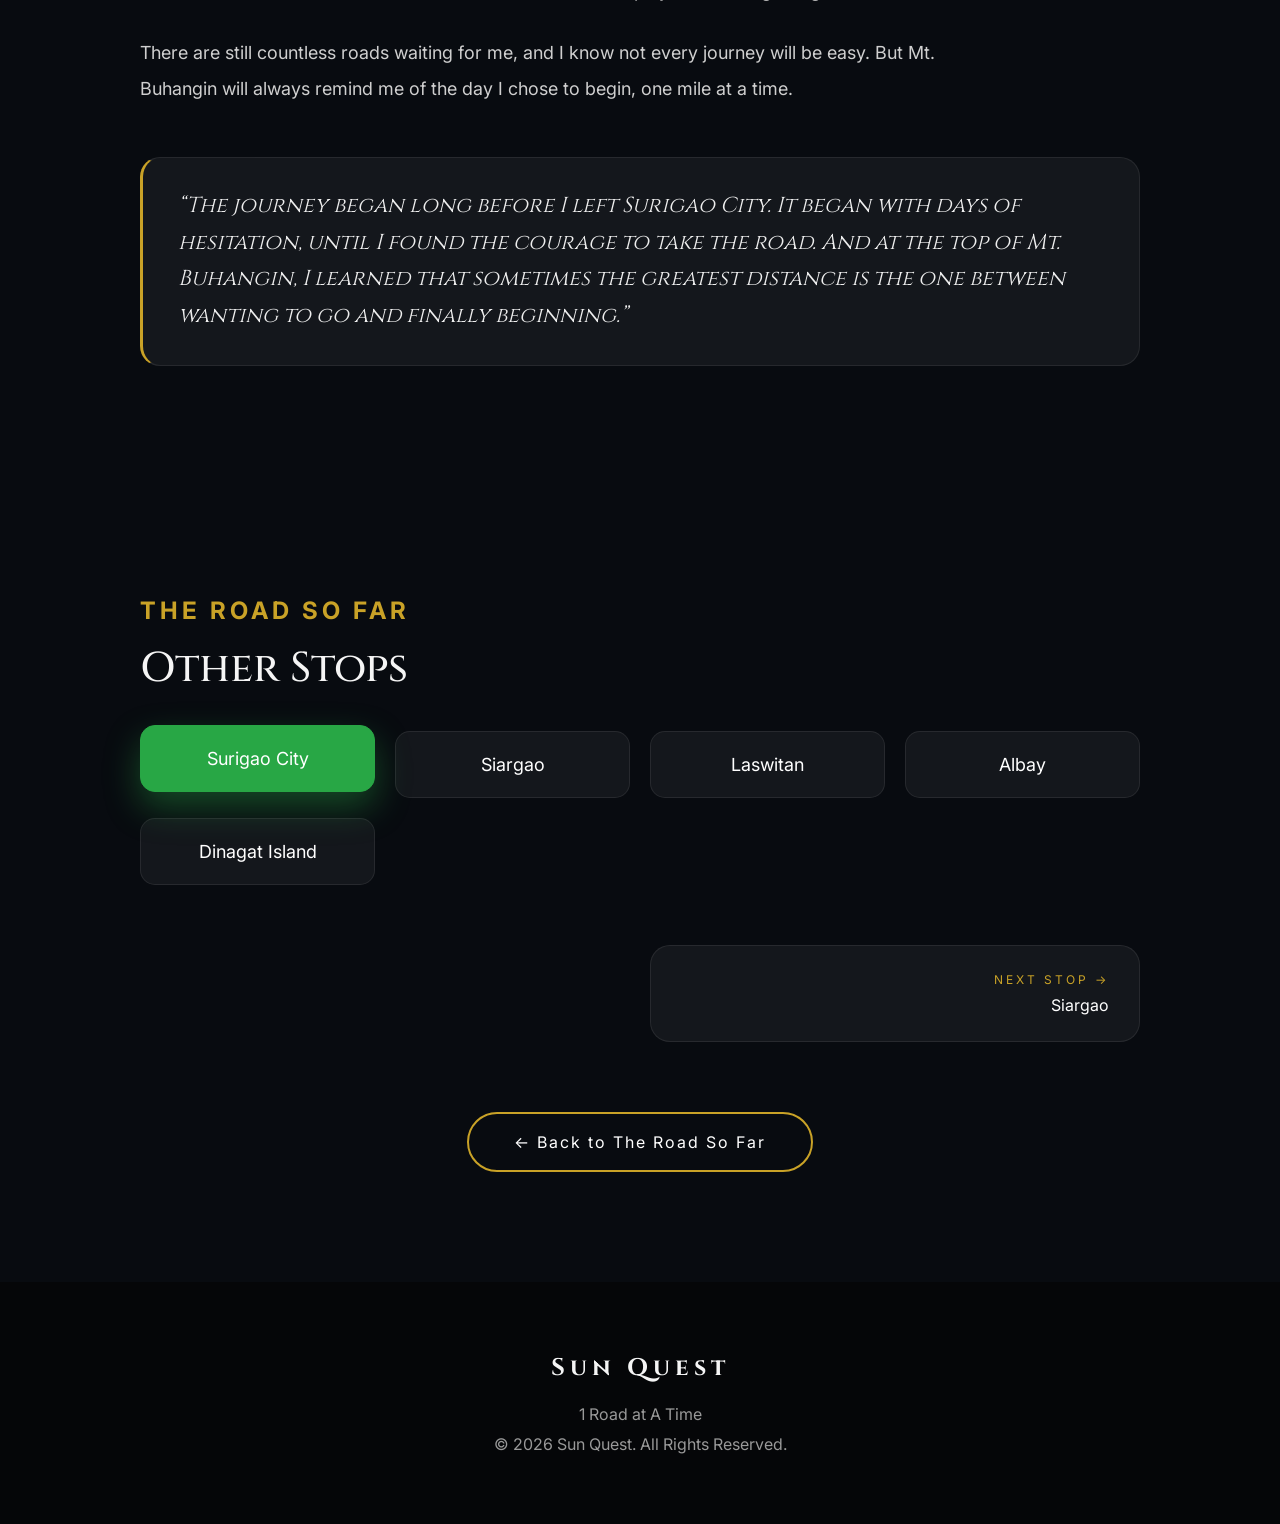
<file: roadSoFar/surigao.html>
<!DOCTYPE html>
<html lang="en">
<head>

    <meta charset="UTF-8">
    <meta name="viewport" content="width=device-width, initial-scale=1.0, viewport-fit=cover">
    <meta name="theme-color" content="#0d0b09">

    <title>Surigao City | Sun Quest</title>

    <meta name="description" content="My hometown and where my motorcycle journey truly began. Every ride reminds me that every great adventure starts close to home.">

    <link rel="stylesheet" href="places.css">

    <link rel="preconnect" href="https://fonts.googleapis.com">
    <link rel="preconnect" href="https://fonts.gstatic.com" crossorigin>
    <link href="https://fonts.googleapis.com/css2?family=Inter:wght@300;400;500;600;700&family=Cinzel:wght@400;500;700&display=swap" rel="stylesheet">

</head>

<body>

    <!-- =========================
         NAVIGATION
    ========================== -->
    <nav id="navbar">

        <a class="logo" href="../index.html" aria-label="Sun Quest home">
            <img src="../logo/1.jpg" alt="Sun Quest">
        </a>

        <ul id="navMenu">
            <li><a href="../index.html">Home</a></li>
            <li><a href="../index.html#map" class="active">The Road So Far</a></li>
            <li><a href="../index.html#gallery">Gallery</a></li>
            <li><a href="../index.html#blog">Stories</a></li>
            <li><a href="../index.html#contact">Contact</a></li>
        </ul>

        <button id="menuBtn" type="button" aria-label="Open menu" aria-expanded="false" aria-controls="navMenu">☰</button>

    </nav>


    <!-- =========================
         HERO
         (change the picture below to your own photo)
    ========================== -->
    <header class="place-hero" style="--hero:url('../myride/myRideGallery/mtBuhangin7.jpg');">

        <div class="place-hero-content">

            <p class="stop-label">Stop 1 of 5 · Hometown</p>

            <h1>Surigao City</h1>

            <h2 class="place-tagline">Where It All Began</h2>

            <p class="place-summary">My hometown and where my motorcycle journey truly began. Every ride reminds me that every great adventure starts close to home.</p>

        </div>

    </header>


    <main>

        <!-- =========================
             STORY  (edit your text here)
        ========================== -->
        <section class="place-section">

            <div class="container story">

                <h2>The Courage to Begin: Mt. Buhangin</h2>

                <h3>Surigao City to Mt. Buhangin, Mainit, Surigao del Norte</h3>

                <p>Every journey begins somewhere. For this one, it began in Surigao City not on the road, but in my mind, days before I finally found the courage to go.</p>

                <p>I had been thinking about Mt. Buhangin for days. I imagined the road leading to the mountain, the view waiting at the top, and the feeling of standing somewhere far from the familiar streets of the city. The idea excited me, but the closer I came to making it happen, the more doubts started to fill my mind.</p>

                <p>Could Miya handle the road? What if the path was too rough? What if I got lost or encountered something I wasn't prepared for? These were the questions that kept coming back to me.</p>

                <p>Sometimes, the hardest part of an adventure isn't the distance or the condition of the road. It's the battle inside your own mind the part of you that wants to explore and the part that keeps telling you to stay where it's safe</p>

                <p>I hesitated. I thought about the journey, the possible difficulties, and whether I was really ready for it. There was always another reason to wait, another doubt to consider. But somewhere beneath all that hesitation was a feeling I couldn't ignore: I wanted to go.</p>

                <p><strong>So, after days of thinking about it, I finally decided to take the chance.</strong></p>

                <p>On August 29, 2021, Miya and I set out from Surigao City toward Mt. Buhangin in Mainit, Surigao del Norte. It was only around 36 kilometers away, but for me, the journey meant much more than the distance. It was a step beyond my comfort zone a chance to prove to myself that I could move forward even when I wasn't completely sure of what lay ahead.</p>

                <p>At first, the map seemed reassuring. It showed a route leading toward the mountain, and I trusted that it would guide me there. But as we continued, the road became different from what I had imagined. After a light rain, parts of the route turned muddy and grassy. What looked simple on the map became a challenge in reality.</p>

                <p>Miya was running on ordinary road tires, not the kind designed for muddy trails or rough adventures. Looking at the condition of the road, I had every reason to question my decision. The doubts I had before leaving Surigao City could easily have returned.</p>

                <p><strong>But I had already come this far.</strong></p>

                <p>I kept going, carefully making my way along the difficult path, knowing that turning back would mean leaving the journey unfinished. The road tested my patience and determination, but it also reminded me why I had wanted to come in the first place. I didn't need everything to be perfect. I just needed to keep moving forward as safely as I could</p>

                <p><strong>Eventually, Miya and I reached the top.</strong></p>

                <p>And there it was a breathtaking 360-degree view of Surigao del Norte. After all the planning, hesitation, and uncertainty, I was finally standing in the place I had spent days imagining. The difficult road that once made me doubt myself had become part of the experience I would remember.</p>

                <p>I stayed there, taking in the view and appreciating the fact that I had made it. It wasn't just about reaching the destination. It was about overcoming the reasons that almost stopped me from going at all.</p>

                <p>That night, I camped at the mountain. Away from the familiar surroundings of the city, I had time to appreciate the journey and everything it had taken to get there. I had started with uncertainty, but I ended the day with a memory that reminded me how much can happen when you finally decide to take that first step.</p>

                <p>Looking back, Mt. Buhangin was more than a mountain ride. It was a reminder that courage doesn't always mean being fearless. Sometimes, courage is simply deciding to go despite the hesitation, accepting that the road may be difficult, and discovering what lies ahead for yourself.</p>

                <p>That journey began in Surigao City, days before the engine started and before Miya's tires touched the road. It began with a dream, a little fear, and the decision to stop letting uncertainty make the choice for me.</p>

                <p>And when I finally reached the top, I understood something simple: sometimes, the first thing you have to overcome isn't the road ahead it's the hesitation that keeps you from beginning.</p>

                <p>There are still countless roads waiting for me, and I know not every journey will be easy. But Mt. Buhangin will always remind me of the day I chose to begin, one mile at a time.</p>


                <blockquote class="pull-quote">“The journey began long before I left Surigao City. It began with days of hesitation, until I found the courage to take the road. And at the top of Mt. Buhangin, I learned that sometimes the greatest distance is the one between wanting to go and finally beginning.”</blockquote>

            </div>

        </section>


        <!-- =========================
             OTHER STOPS
        ========================== -->
        <section class="place-section">

            <div class="container">

                <h2>The Road So Far</h2>

                <h3>Other Stops</h3>

                <div class="stop-grid">
                    <a class="stop current" href="surigao.html" aria-current="page">Surigao City</a>
                    <a class="stop" href="siargao.html">Siargao</a>
                    <a class="stop" href="laswitan.html">Laswitan</a>
                    <a class="stop" href="albay.html">Albay</a>
                    <a class="stop" href="dinagat.html">Dinagat Island</a>
                </div>

                <div class="pager">
                    <span class="spacer"></span>
                    <a class="next" href="siargao.html"><small>Next stop →</small>Siargao</a>
                </div>

                <div class="back-wrap">
                    <a href="../index.html#map" class="btn">← Back to The Road So Far</a>
                </div>

            </div>

        </section>

    </main>


    <footer>

        <h2>Sun Quest</h2>

        <p>1 Road at A Time</p>

        <p>© 2026 Sun Quest. All Rights Reserved.</p>

    </footer>

    <script src="places.js"></script>

</body>
</html>
</file>
<file: gallery.css>
*{
    margin:0;
    padding:0;
    box-sizing:border-box;
}

html{
    scroll-behavior:smooth;
}

body{
    background:#080B10;
    color:#F5F5F5;
    font-family:'Inter',sans-serif;
    overflow-x:hidden;
}

body.no-scroll{
    overflow:hidden;
}

img{
    max-width:100%;
}

:focus-visible{
    outline:2px solid #C9A227;
    outline-offset:3px;
}

::-webkit-scrollbar{
    width:10px;
}

::-webkit-scrollbar-track{
    background:#111;
}

::-webkit-scrollbar-thumb{
    background:#C9A227;
    border-radius:50px;
}


#navbar{
    position:fixed;
    top:0;
    left:0;
    width:100%;
    padding:28px 70px;
    display:flex;
    justify-content:space-between;
    align-items:center;
    transition:.6s;
    z-index:9999;
}

#navbar.scrolled{
    background:rgba(8,11,16,.75);
    backdrop-filter:blur(18px);
    box-shadow:0 8px 30px rgba(0,0,0,.35);
    padding:16px 70px;
}

.logo{
    display:block;
    color:#fff;
    text-decoration:none;
}

.logo img{
    display:block;
    width:70px;
    height:70px;
    border-radius:50%;
    object-fit:cover;
    border:2px solid rgba(201,162,39,.6);
    transition:.6s;
}

#navbar.scrolled .logo img{
    width:58px;
    height:58px;
}

#navMenu{
    display:flex;
    gap:38px;
    list-style:none;
}

#navMenu a{
    position:relative;
    color:white;
    text-decoration:none;
    font-size:15px;
    letter-spacing:2px;
    transition:.4s;
}

#navMenu a:hover,
#navMenu a.active{
    color:#C9A227;
}

#navMenu a::after{
    content:"";
    position:absolute;
    left:0;
    bottom:-8px;
    width:0;
    height:2px;
    background:#C9A227;
    transition:.4s;
}

#navMenu a:hover::after{
    width:100%;
}

#menuBtn{
    display:none;
    width:48px;
    height:48px;
    background:none;
    border:0;
    color:#fff;
    font-size:30px;
    line-height:1;
    cursor:pointer;
}


.gallery-hero{
    min-height:70vh;
    padding:150px 8% 80px;
    display:flex;
    align-items:center;
    justify-content:center;
    text-align:center;

    /* Change the picture with --hero in gallery.html */
    background:
        linear-gradient(rgba(0,0,0,.5), rgba(0,0,0,.85)),
        radial-gradient(circle at center, rgba(201,162,39,.15), transparent 60%),
        var(--hero, none) center/cover no-repeat,
        #0d0b09;
}

.gallery-hero-content{
    max-width:900px;
}

.gallery-hero.in .eyebrow,
.gallery-hero.in h1,
.gallery-hero.in .hero-tagline,
.gallery-hero.in .hero-description{
    animation:fadeUp 1.2s ease backwards;
}

.gallery-hero.in h1{ animation-delay:.2s; }
.gallery-hero.in .hero-tagline{ animation-delay:.5s; }
.gallery-hero.in .hero-description{ animation-delay:.8s; }

.eyebrow{
    color:#C9A227;
    font-size:14px;
    letter-spacing:5px;
    text-transform:uppercase;
    margin-bottom:20px;
}

.gallery-hero h1{
    font-family:'Cinzel',serif;
    font-size:5.5rem;
    letter-spacing:6px;
    line-height:1.05;
    margin-bottom:15px;
    text-shadow:
        0 0 20px rgba(255,255,255,.2),
        0 0 50px rgba(201,162,39,.4);
}

.hero-tagline{
    color:#C9A227;
    font-size:1.6rem;
    font-weight:300;
    margin-bottom:30px;
}

.hero-description{
    max-width:720px;
    margin:0 auto;
    color:#ddd;
    font-size:1.15rem;
    line-height:2;
}



.gallery-section{
    padding:90px 6% 70px;
}

.gallery-container{
    max-width:1200px;
    margin:auto;
}

.filters{
    display:flex;
    flex-wrap:wrap;
    justify-content:center;
    gap:12px;
}

.chip{
    display:inline-flex;
    align-items:center;
    gap:10px;
    min-height:46px;
    padding:10px 24px;
    background:rgba(255,255,255,.05);
    border:1px solid rgba(255,255,255,.12);
    border-radius:40px;
    color:white;
    font:inherit;
    font-size:15px;
    letter-spacing:1px;
    cursor:pointer;
    transition:.35s;
}

.chip small{
    font-size:12px;
    color:#C9A227;
    transition:.35s;
}

.chip:hover{
    border-color:#C9A227;
    background:rgba(201,162,39,.15);
}

.chip.active{
    background:#C9A227;
    border-color:#C9A227;
    color:#000;
    font-weight:600;
}

.chip.active small{
    color:#000;
}

.photo-count{
    margin:28px 0 35px;
    text-align:center;
    color:#999;
    font-size:14px;
    letter-spacing:2px;
    text-transform:uppercase;
}

.gallery-grid{
    display:grid;
    grid-template-columns:repeat(auto-fill, minmax(300px, 1fr));
    gap:25px;
}

.photo[hidden]{
    display:none;
}

.photo{
    animation:fadeIn .6s ease;
}

.photo-btn{
    position:relative;
    display:block;
    width:100%;
    padding:0;
    overflow:hidden;
    background:#111;
    border:1px solid rgba(255,255,255,.08);
    border-radius:18px;
    cursor:pointer;
    transition:.4s;
}

.photo-btn img{
    display:block;
    width:100%;
    aspect-ratio:4 / 3;
    object-fit:cover;
    transition:.6s;
}

.photo-overlay{
    position:absolute;
    inset:0;
    display:flex;
    flex-direction:column;
    justify-content:flex-end;
    gap:4px;
    padding:22px;
    text-align:left;
    background:linear-gradient(transparent 45%, rgba(0,0,0,.85));
    opacity:0;
    transition:.4s;
}

.photo-title{
    font-family:'Cinzel',serif;
    font-size:1.25rem;
    color:white;
}

.photo-cat{
    color:#C9A227;
    font-size:12px;
    letter-spacing:3px;
    text-transform:uppercase;
}

.photo-btn:hover,
.photo-btn:focus-visible{
    transform:translateY(-10px);
    border-color:rgba(201,162,39,.5);
    box-shadow:0 20px 40px rgba(0,0,0,.45);
}

.photo-btn:hover img,
.photo-btn:focus-visible img{
    transform:scale(1.08);
}

.photo-btn:hover .photo-overlay,
.photo-btn:focus-visible .photo-overlay{
    opacity:1;
}

.js .reveal{
    opacity:0;
    transform:translateY(50px);
    transition:opacity .9s ease, transform .9s ease;
}

.js .reveal.show{
    opacity:1;
    transform:none;
}



.back-wrap{
    margin-top:80px;
    text-align:center;
}

.btn{
    display:inline-block;
    padding:18px 45px;
    border:2px solid #C9A227;
    border-radius:40px;
    color:white;
    text-decoration:none;
    letter-spacing:2px;
    transition:.4s;
}

.btn:hover{
    background:#C9A227;
    color:#000;
    transform:translateY(-5px);
}

footer{
    padding:70px 10%;
    text-align:center;
    background:#050608;
    border-top:1px solid rgba(201,162,39,.2);
}

footer h2{
    font-family:'Cinzel',serif;
    letter-spacing:5px;
    margin-bottom:20px;
}

footer p{
    margin-top:10px;
    color:#999;
}

#topBtn{
    position:fixed;
    right:30px;
    bottom:30px;
    width:55px;
    height:55px;
    border:none;
    border-radius:50%;
    background:#C9A227;
    color:#000;
    font-size:24px;
    cursor:pointer;
    opacity:0;
    pointer-events:none;
    transition:.4s;
    z-index:999;
}

#topBtn.visible{
    opacity:1;
    pointer-events:auto;
}

#topBtn:hover{
    transform:translateY(-5px);
}



#lightbox{
    position:fixed;
    inset:0;
    display:flex;
    justify-content:center;
    align-items:center;
    gap:20px;
    padding:70px 90px;
    background:rgba(0,0,0,.97);
    opacity:0;
    visibility:hidden;
    transition:.4s;
    z-index:99999;
}

#lightbox.show{
    opacity:1;
    visibility:visible;
}

.lb-figure{
    display:flex;
    flex-direction:column;
    align-items:center;
    max-width:100%;
    max-height:100%;
}

#lbImage{
    max-width:100%;
    max-height:calc(100vh - 220px);
    max-height:calc(100dvh - 220px);
    border-radius:15px;
    box-shadow:0 25px 60px rgba(0,0,0,.5);
    transition:opacity .3s;
}

#lbImage.loading{
    opacity:0;
}

.lb-figure figcaption{
    margin-top:22px;
    text-align:center;
}

#lbTitle{
    display:block;
    font-family:'Cinzel',serif;
    font-size:1.4rem;
}

#lbMeta{
    display:block;
    margin-top:8px;
    color:#C9A227;
    font-size:13px;
    letter-spacing:3px;
    text-transform:uppercase;
}

#lbClose{
    position:absolute;
    top:22px;
    right:34px;
    width:50px;
    height:50px;
    background:none;
    border:0;
    color:white;
    font-size:45px;
    line-height:1;
    cursor:pointer;
}

#lbPrev,
#lbNext{
    position:absolute;
    top:50%;
    transform:translateY(-50%);
    width:60px;
    height:60px;
    border:none;
    border-radius:50%;
    background:rgba(255,255,255,.15);
    color:white;
    font-size:28px;
    cursor:pointer;
    transition:.3s;
}

#lbPrev:hover,
#lbNext:hover{
    background:#C9A227;
}

#lbPrev{ left:30px;  }
#lbNext{ right:30px; }



@keyframes fadeUp{
    from{ opacity:0; transform:translateY(40px); }
    to  { opacity:1; transform:translateY(0);    }
}

@keyframes fadeIn{
    from{ opacity:0; }
    to  { opacity:1; }
}



/* ---------- Tablets + phones: menu button ---------- */
@media(max-width:900px){

    #navbar,
    #navbar.scrolled{
        padding:12px 20px;
        padding-top:max(12px, env(safe-area-inset-top));
    }

    body.no-scroll #navbar{
        background:#080B10;
    }

    .logo img,
    #navbar.scrolled .logo img{
        width:46px;
        height:46px;
    }

    #menuBtn{
        display:block;
    }

    #navMenu{
        position:absolute;
        top:100%;
        left:0;
        width:100%;
        display:none;
        flex-direction:column;
        gap:0;
        padding:8px 20px;
        background:#080B10;
        max-height:calc(100vh - 72px);
        max-height:calc(100dvh - 72px);
        overflow-y:auto;
    }

    #navMenu.show{
        display:flex;
    }

    #navMenu a{
        display:block;
        padding:16px 0;
        font-size:17px;
        border-bottom:1px solid rgba(255,255,255,.08);
    }

    #navMenu a::after{
        display:none;
    }

    .gallery-grid{
        grid-template-columns:repeat(auto-fill, minmax(240px, 1fr));
        gap:18px;
    }

    #lightbox{
        padding:70px 70px;
    }
}


/* ---------- Phones ---------- */
@media(max-width:768px){

    .gallery-hero{
        min-height:75vh;
        min-height:75svh;
        padding:110px 22px 60px;
    }

    .gallery-hero h1{
        font-size:clamp(2.4rem, 13vw, 3.6rem);
        letter-spacing:3px;
    }

    .hero-tagline{
        font-size:1.2rem;
        margin-bottom:22px;
    }

    .hero-description{
        font-size:1rem;
        line-height:1.8;
    }

    .eyebrow{
        font-size:12px;
        letter-spacing:3px;
    }

    .gallery-section{
        padding:55px 4% 50px;
    }

    .filters{
        flex-wrap:nowrap;
        justify-content:flex-start;
        overflow-x:auto;
        margin:0 -4%;
        padding:4px 4% 10px;
        scrollbar-width:none;
    }

    .filters::-webkit-scrollbar{
        display:none;
    }

    .chip{
        flex:0 0 auto;
        padding:10px 20px;
    }

    .photo-count{
        margin:14px 0 24px;
        font-size:12px;
    }

    .gallery-grid{
        grid-template-columns:1fr 1fr;
        gap:10px;
    }

    .photo-btn{
        border-radius:12px;
    }

    .photo-btn img{
        aspect-ratio:1 / 1;
    }

    .photo-overlay{
        opacity:1;
        padding:12px;
        background:linear-gradient(transparent 55%, rgba(0,0,0,.8));
    }

    .photo-title{
        font-size:.95rem;
    }

    .photo-cat{
        font-size:10px;
        letter-spacing:2px;
    }

    .back-wrap{
        margin-top:50px;
    }

    .btn{
        padding:16px 34px;
    }

    footer{
        padding:50px 6%;
    }

    #topBtn{
        right:16px;
        bottom:calc(16px + env(safe-area-inset-bottom));
        width:48px;
        height:48px;
    }

    #lightbox{
        padding:64px 10px 40px;
    }

    #lbImage{
        max-height:calc(100vh - 190px);
        max-height:calc(100dvh - 190px);
    }

    #lbClose{
        top:max(10px, env(safe-area-inset-top));
        right:12px;
    }

    #lbPrev,
    #lbNext{
        top:auto;
        bottom:calc(20px + env(safe-area-inset-bottom));
        transform:none;
        width:48px;
        height:48px;
        font-size:22px;
        background:rgba(255,255,255,.2);
    }

    #lbPrev{ left:20px;  }
    #lbNext{ right:20px; }

    .lb-figure figcaption{
        margin-top:16px;
        padding:0 60px;
    }

    #lbTitle{
        font-size:1.15rem;
    }
}


@media(hover:none){

    .photo-btn:hover,
    .btn:hover,
    #topBtn:hover{
        transform:none;
    }

    .photo-btn:hover img{
        transform:none;
    }
}


@media(prefers-reduced-motion:reduce){

    *{
        transition-duration:.01ms !important;
        animation-duration:.01ms !important;
        animation-delay:0s !important;
    }

    .js .reveal{
        opacity:1;
        transform:none;
    }
}
</file>
<file: life/life.css>
:root {
    --bg: #05070b;
    --bg-light: #0b1018;
    --gold: #d6b15e;
    --gold-light: #f0d78a;
    --white: #f5f5f5;
    --muted: #9da3ad;
    --line: rgba(214, 177, 94, 0.35);
    --card: rgba(15, 20, 29, 0.82);
}

* {
    box-sizing: border-box;
    margin: 0;
    padding: 0;
}

html {
    scroll-behavior: smooth;
}

body {
    min-height: 100vh;
    background: var(--bg);
    color: var(--white);
    font-family: "Inter", Arial, sans-serif;
    overflow-x: hidden;
}

.background-glow {
    position: fixed;
    width: 700px;
    height: 700px;

    top: -300px;
    left: 50%;

    transform: translateX(-50%);

    background: radial-gradient(
        circle,
        rgba(214, 177, 94, 0.08),
        transparent 65%
    );

    pointer-events: none;
    z-index: -2;
}

.road-lines {
    position: fixed;
    inset: 0;

    background-image:
        linear-gradient(
            90deg,
            transparent 49.8%,
            rgba(255,255,255,0.015) 50%,
            transparent 50.2%
        );

    background-size: 160px 160px;

    opacity: 0.4;

    pointer-events: none;
    z-index: -3;
}

.top-nav {
    position: fixed;

    top: 0;
    left: 0;
    width: 100%;

    padding: 24px 5vw;

    display: flex;
    justify-content: space-between;
    align-items: center;

    background: rgba(5, 7, 11, 0.75);

    backdrop-filter: blur(15px);

    border-bottom: 1px solid rgba(255,255,255,0.05);

    z-index: 1000;
}

.back-home {
    color: var(--white);
    text-decoration: none;

    font-size: 13px;
    letter-spacing: 1px;

    padding: 10px 18px;

    border: 1px solid rgba(214,177,94,0.4);

    transition: 0.3s;
}

.back-home:hover {
    background: var(--gold);
    color: #050505;
}

.nav-logo {
    font-family: "Cinzel", serif;

    font-size: 15px;
    letter-spacing: 3px;

    color: var(--gold);
}

.nav-logo span {
    display: block;

    font-family: "Inter", sans-serif;

    font-size: 7px;
    letter-spacing: 3px;

    text-align: right;

    margin-top: 3px;

    color: var(--muted);
}

.hero {
    min-height: 100vh;

    display: flex;
    flex-direction: column;

    justify-content: center;

    padding: 140px 8vw 80px;

    position: relative;
}

.eyebrow {
    color: var(--gold);

    font-size: 11px;
    letter-spacing: 4px;
    text-transform: uppercase;

    margin-bottom: 25px;
}

.hero h1 {
    font-family: "Cinzel", serif;

    font-size: clamp(55px, 9vw, 125px);

    line-height: 0.95;

    font-weight: 500;

    max-width: 1000px;
}

.hero h1 span,
.timeline-header h2 span,
.ending h2 span {
    color: var(--gold);
}

.hero-description {
    max-width: 600px;

    margin-top: 35px;

    color: var(--muted);

    line-height: 1.8;

    font-size: 16px;
}

.scroll-indicator {
    position: absolute;

    bottom: 50px;
    left: 8vw;

    display: flex;
    align-items: center;
    gap: 18px;

    color: var(--muted);

    font-size: 10px;
    letter-spacing: 3px;
    text-transform: uppercase;
}

.scroll-line {
    width: 80px;
    height: 1px;

    background: var(--gold);

    animation: pulseLine 2s infinite;
}

@keyframes pulseLine {

    0%,100% {
        opacity: 0.3;
        transform: scaleX(0.5);
        transform-origin: left;
    }

    50% {
        opacity: 1;
        transform: scaleX(1);
    }
}

.timeline-section {
    padding: 120px 0 180px;
}

.timeline-header {
    max-width: 850px;

    padding: 0 8vw;

    margin-bottom: 100px;
}

.timeline-header h2 {
    font-family: "Cinzel", serif;

    font-size: clamp(40px, 6vw, 80px);

    line-height: 1.05;

    font-weight: 500;
}

.timeline-header > p:last-child {
    max-width: 600px;

    margin-top: 25px;

    color: var(--muted);

    line-height: 1.8;
}

.timeline-wrapper {

    position: relative;

    width: 100%;

    overflow-x: auto;
    overflow-y: hidden;

    overscroll-behavior-x: contain;

    -webkit-overflow-scrolling: touch;

    scrollbar-width: thin;
    scrollbar-color: var(--gold) transparent;

    cursor: grab;
}

.timeline-wrapper.dragging {

    cursor: grabbing;

    user-select: none;
}

.timeline-wrapper:focus-visible {

    outline: 1px solid var(--gold);

    outline-offset: -1px;
}

.timeline-wrapper::-webkit-scrollbar {
    height: 6px;
}

.timeline-wrapper::-webkit-scrollbar-thumb {
    background: var(--gold);
    border-radius: 3px;
}

.timeline-inner {

    position: relative;

    width: max-content;

    min-width: 100%;

    padding: 100px 8vw 180px;

    display: flex;
    align-items: flex-start;

    gap: 80px;
}

.timeline-track {

    position: absolute;

    left: 8vw;
    right: 8vw;

    top: 140px;

    height: 1px;

    background:
        linear-gradient(
            90deg,
            transparent,
            var(--gold),
            var(--line),
            var(--gold),
            transparent
        );

    z-index: 0;
}

.walker {

    position: absolute;

    top: 108px;
    left: 8vw;

    width: 55px;
    height: 55px;

    display: flex;
    justify-content: center;
    align-items: center;

    z-index: 5;

    transition:
        left 1s cubic-bezier(0.4, 0, 0.2, 1);

    pointer-events: none;
}

.walker-body {
    font-size: 34px;

    filter:
        grayscale(1)
        brightness(1.4);

    animation: walking 0.7s infinite alternate;
}

.walker-shadow {
    position: absolute;

    bottom: 2px;

    width: 32px;
    height: 6px;

    border-radius: 50%;

    background: rgba(0,0,0,0.7);

    filter: blur(3px);
}

@keyframes walking {

    from {
        transform: translateY(0) rotate(-3deg);
    }

    to {
        transform: translateY(-5px) rotate(3deg);
    }
}

.timeline-item {

    position: relative;

    width: 300px;

    flex: 0 0 300px;

    z-index: 2;
}

.timeline-dot {

    width: 15px;
    height: 15px;

    position: absolute;

    top: 33px;
    left: 50%;

    transform: translateX(-50%);

    border-radius: 50%;

    background: var(--bg);

    border: 2px solid var(--gold);

    box-shadow:
        0 0 0 5px rgba(214,177,94,0.05),
        0 0 20px rgba(214,177,94,0.2);

    transition: 0.4s;
}

.timeline-item:hover .timeline-dot,
.timeline-item.active .timeline-dot {

    background: var(--gold);

    box-shadow:
        0 0 0 8px rgba(214,177,94,0.08),
        0 0 30px rgba(214,177,94,0.5);
}

.timeline-card {

    margin-top: 80px;

    padding: 28px;

    min-height: 280px;

    background: var(--card);

    border: 1px solid rgba(255,255,255,0.08);

    backdrop-filter: blur(12px);

    position: relative;

    transition:
        transform 0.4s,
        border 0.4s,
        background 0.4s;
}

.timeline-card::before {

    content: "";

    position: absolute;

    top: -1px;
    left: 25px;
    right: 25px;

    height: 1px;

    background: var(--gold);

    opacity: 0.6;
}

.timeline-card:hover {

    transform: translateY(-10px);

    border-color: rgba(214,177,94,0.4);

    background: rgba(20, 25, 34, 0.95);
}

.chapter-number {

    display: block;

    font-family: "Cinzel", serif;

    color: var(--gold);

    font-size: 13px;

    letter-spacing: 3px;

    margin-bottom: 18px;
}

.timeline-card h3 {

    font-family: "Cinzel", serif;

    font-size: 24px;

    font-weight: 500;

    margin-bottom: 10px;
}

.timeline-year {

    color: var(--gold);

    font-size: 10px;

    letter-spacing: 2px;

    text-transform: uppercase;
}

.timeline-card p {

    margin-top: 22px;

    color: var(--muted);

    line-height: 1.7;

    font-size: 14px;
}

.open-story {

    margin-top: 25px;

    padding: 10px 0;

    background: none;

    border: none;

    color: var(--white);

    font-family: "Inter", sans-serif;

    font-size: 11px;

    letter-spacing: 2px;

    cursor: pointer;

    transition: 0.3s;
}

.open-story:hover {

    color: var(--gold);

    transform: translateX(5px);
}

.final-card {

    border-color: rgba(214,177,94,0.35);

    background:
        linear-gradient(
            145deg,
            rgba(214,177,94,0.08),
            rgba(10,14,20,0.9)
        );
}

.story-modal {

    position: fixed;

    inset: 0;

    background: rgba(0,0,0,0.88);

    backdrop-filter: blur(12px);

    display: flex;

    justify-content: center;
    align-items: center;

    padding: 30px;

    opacity: 0;

    visibility: hidden;

    transition: 0.4s;

    z-index: 2000;
}

.story-modal.show {

    opacity: 1;

    visibility: visible;
}

.story-window {

    width: min(950px, 100%);

    max-height: 90vh;

    overflow-y: auto;

    background:
        linear-gradient(
            145deg,
            #10151d,
            #070a0f
        );

    border: 1px solid rgba(214,177,94,0.35);

    position: relative;

    transform: translateY(30px);

    transition: 0.4s;
}

.story-modal.show .story-window {

    transform: translateY(0);
}

.story-content {

    padding: 60px;
}

.close-modal {

    position: absolute;

    top: 20px;
    right: 25px;

    width: 40px;
    height: 40px;

    border: 1px solid rgba(255,255,255,0.2);

    background: rgba(0,0,0,0.3);

    color: white;

    font-size: 25px;

    cursor: pointer;

    z-index: 5;

    transition: 0.3s;
}

.close-modal:hover {

    background: var(--gold);

    color: black;
}

.modal-chapter {

    color: var(--gold);

    font-size: 11px;

    letter-spacing: 4px;
}

.modal-year {

    display: block;

    color: var(--muted);

    font-size: 12px;

    margin-top: 10px;
}

.story-content h2 {

    font-family: "Cinzel", serif;

    font-size: clamp(38px, 6vw, 70px);

    font-weight: 500;

    margin-top: 18px;
}

.story-divider {

    width: 80px;

    height: 1px;

    background: var(--gold);

    margin: 30px 0;
}

.story-text {

    color: #c4c8ce;

    line-height: 1.9;

    font-size: 16px;

    margin-bottom: 20px;
}

.story-text strong {

    color: var(--gold);
}

.ending {

    min-height: 100vh;

    display: flex;

    justify-content: center;

    align-items: center;

    text-align: center;

    padding: 120px 30px;

    border-top: 1px solid rgba(255,255,255,0.05);
}

.ending-content {

    max-width: 800px;
}

.ending h2 {

    font-family: "Cinzel", serif;

    font-size: clamp(55px, 9vw, 110px);

    line-height: 0.95;

    font-weight: 500;
}

.ending p {

    max-width: 600px;

    margin: 35px auto 0;

    color: var(--muted);

    line-height: 1.8;
}

.ending-quote {

    font-family: "Cinzel", serif;

    font-size: 18px;

    color: #d7d7d7 !important;

    font-style: italic;
}

.signature {

    margin-top: 55px;

    font-family: "Cinzel", serif;

    font-size: 25px;

    color: var(--gold);
}

.signature span {

    display: block;

    margin-top: 5px;

    font-family: "Inter", sans-serif;

    font-size: 9px;

    letter-spacing: 4px;

    color: var(--muted);
}

.motto {

    margin-top: 50px;

    font-size: 9px;

    letter-spacing: 6px;

    color: var(--gold);
}

.timeline-item {
    -webkit-tap-highlight-color: transparent;
}

.top-nav {
    padding-top: max(24px, env(safe-area-inset-top));
}

@media (hover: none) {

    .timeline-card:hover {
        transform: none;
    }

    .timeline-wrapper {
        scroll-snap-type: x proximity;
        cursor: default;
    }

    .timeline-item {
        scroll-snap-align: center;
    }
}

@media (max-width: 900px) {

    .story-content {
        padding: 40px 25px;
    }
}

@media (max-width: 600px) {

    .top-nav {
        padding: 14px 20px;
        padding-top: max(14px, env(safe-area-inset-top));
    }

    .nav-logo {
        display: none;
    }

    .back-home {
        padding: 12px 18px;
    }

    .hero {
        min-height: 100svh;
        padding: 110px 25px 50px;
    }

    .hero h1 {
        font-size: clamp(42px, 14vw, 64px);
    }

    .hero-description {
        font-size: 15px;
        margin-top: 25px;
    }

    .scroll-indicator {
        position: static;
        margin-top: 45px;
    }

    .timeline-section {
        padding: 70px 0 100px;
    }

    .timeline-header {
        padding: 0 25px;
        margin-bottom: 40px;
    }

    .timeline-inner {
        padding: 90px 25px 120px;
        gap: 24px;
    }

    .timeline-track {
        left: 25px;
        right: 25px;
    }

    .timeline-item {
        width: min(280px, 78vw);
        flex-basis: min(280px, 78vw);
    }

    .timeline-card {
        padding: 24px;
        min-height: 260px;
    }

    .open-story {
        padding: 14px 0;
        font-size: 12px;
    }

    .story-modal {
        padding: 0;
        align-items: flex-end;
    }

    .story-window {
        width: 100%;
        max-height: 92vh;
        max-height: 92dvh;
        padding-bottom: env(safe-area-inset-bottom);
    }

    .story-content {
        padding: 70px 22px 40px;
    }

    .close-modal {
        position: sticky;
        top: 12px;

        float: right;

        margin: 12px 12px -56px 0;

        width: 44px;
        height: 44px;

        background: rgba(0,0,0,0.7);
    }

    .story-text {
        font-size: 15px;
        line-height: 1.8;
    }

    .ending {
        padding: 90px 25px;
    }

    .ending h2 {
        font-size: clamp(44px, 14vw, 70px);
    }
}
</file>
<file: roadSoFar/places.css>
/*========================================

    SUN QUEST — PLACE PAGES
    Same look as the main index

========================================*/

*{
    margin:0;
    padding:0;
    box-sizing:border-box;
}

html{
    scroll-behavior:smooth;
}

body{
    background:#080B10;
    color:#F5F5F5;
    font-family:'Inter',sans-serif;
    overflow-x:hidden;
}

body.menu-open{
    overflow:hidden;
}

img,video{
    max-width:100%;
}

:focus-visible{
    outline:2px solid #C9A227;
    outline-offset:3px;
}

::-webkit-scrollbar{
    width:10px;
}

::-webkit-scrollbar-track{
    background:#111;
}

::-webkit-scrollbar-thumb{
    background:#C9A227;
    border-radius:50px;
}


/*========================
        Navbar
=========================*/

#navbar{
    position:fixed;
    top:0;
    left:0;
    width:100%;
    padding:28px 70px;
    display:flex;
    justify-content:space-between;
    align-items:center;
    transition:.6s;
    z-index:9999;
}

#navbar.scrolled{
    background:rgba(8,11,16,.75);
    backdrop-filter:blur(18px);
    box-shadow:0 8px 30px rgba(0,0,0,.35);
    padding:16px 70px;
}

.logo{
    color:#fff;
    text-decoration:none;
    display:block;
}

.logo img{
    width:62px;
    border-radius:50%;
    transition:.6s;
}

#navbar.scrolled .logo img{
    width:52px;
}

#navMenu{
    display:flex;
    gap:38px;
    list-style:none;
}

#navMenu a{
    text-decoration:none;
    color:white;
    font-size:15px;
    letter-spacing:2px;
    position:relative;
    transition:.4s;
}

#navMenu a:hover,
#navMenu a.active{
    color:#C9A227;
}

#navMenu a::after{
    content:"";
    position:absolute;
    left:0;
    bottom:-8px;
    width:0;
    height:2px;
    background:#C9A227;
    transition:.4s;
}

#navMenu a:hover::after{
    width:100%;
}

#menuBtn{
    display:none;
    background:none;
    border:0;
    color:#fff;
    font-size:30px;
    width:48px;
    height:48px;
    line-height:1;
    cursor:pointer;
}


/*========================
        Hero
=========================*/

.place-hero{
    position:relative;
    min-height:78vh;
    display:flex;
    align-items:center;
    justify-content:center;
    text-align:center;
    padding:140px 8% 90px;
    overflow:hidden;

    /* Change the picture per page with --hero in each HTML file */
    background:
        linear-gradient(rgba(0,0,0,.55), rgba(0,0,0,.85)),
        var(--hero, none) center/cover no-repeat,
        #0d0b09;
}

.place-hero-content{
    max-width:900px;
    opacity:0;
    transform:translateY(40px);
    transition:opacity 1.4s ease, transform 1.4s ease;
}

.place-hero-content.in{
    opacity:1;
    transform:none;
}

.stop-label{
    color:#C9A227;
    letter-spacing:5px;
    text-transform:uppercase;
    font-size:14px;
    margin-bottom:20px;
}

.place-hero h1{
    font-family:'Cinzel',serif;
    font-size:5.5rem;
    letter-spacing:6px;
    margin-bottom:15px;
    line-height:1.05;
}

.place-tagline{
    color:#C9A227;
    font-size:1.6rem;
    font-weight:300;
    margin-bottom:30px;
}

.place-summary{
    font-size:1.15rem;
    line-height:2;
    color:#ddd;
    max-width:720px;
    margin:0 auto;
}


/*========================
       Sections
=========================*/

.place-section{
    padding:110px 10%;
    opacity:0;
    transform:translateY(60px);
    transition:1s ease;
}

.place-section.show{
    opacity:1;
    transform:none;
}

.container{
    max-width:1000px;
    margin:auto;
}

.place-section h2{
    color:#C9A227;
    letter-spacing:4px;
    text-transform:uppercase;
    margin-bottom:15px;
}

.place-section h3{
    font-family:'Cinzel',serif;
    font-size:2.6rem;
    margin-bottom:35px;
    font-weight:500;
}

.story p{
    color:#cfcfcf;
    font-size:18px;
    line-height:2;
    margin-bottom:26px;
    max-width:850px;
}

.story strong{
    color:#C9A227;
}

.pull-quote{
    margin:50px 0 10px;
    padding:30px 35px;
    background:rgba(255,255,255,.05);
    border:1px solid rgba(255,255,255,.08);
    border-left:3px solid #C9A227;
    border-radius:20px;
    font-family:'Cinzel',serif;
    font-size:1.35rem;
    line-height:1.7;
    color:#eee;
    font-style:italic;
}


/*========================
   Other stops (buttons)
=========================*/

.stop-grid{
    display:grid;
    grid-template-columns:repeat(auto-fit,minmax(200px,1fr));
    gap:20px;
    margin-top:35px;
}

.stop{
    background:rgba(255,255,255,.05);
    border:1px solid rgba(255,255,255,.08);
    padding:22px;
    border-radius:15px;
    font-size:18px;
    color:white;
    text-decoration:none;
    display:flex;
    justify-content:center;
    align-items:center;
    text-align:center;
    min-height:64px;
    transition:.4s;
}

.stop:hover{
    transform:translateY(-6px);
    border-color:#C9A227;
    background:rgba(201,162,39,.15);
}

.stop.current{
    background:#28a745;
    border-color:#28a745;
    box-shadow:0 15px 35px rgba(40,167,69,.4);
    transform:translateY(-6px);
    pointer-events:none;
}


/*========================
    Previous / Next
=========================*/

.pager{
    display:flex;
    justify-content:space-between;
    gap:20px;
    margin-top:60px;
    flex-wrap:wrap;
}

.pager a{
    flex:1 1 260px;
    background:rgba(255,255,255,.05);
    border:1px solid rgba(255,255,255,.08);
    border-radius:20px;
    padding:26px 30px;
    color:white;
    text-decoration:none;
    transition:.4s;
}

.pager a:hover{
    border-color:#C9A227;
    transform:translateY(-5px);
}

.pager small{
    display:block;
    color:#C9A227;
    letter-spacing:3px;
    text-transform:uppercase;
    font-size:12px;
    margin-bottom:8px;
}

.pager .next{
    text-align:right;
}

.pager .spacer{
    flex:1 1 260px;
    visibility:hidden;
}


/*========================
        Buttons
=========================*/

.btn{
    display:inline-block;
    padding:18px 45px;
    border:2px solid #C9A227;
    color:white;
    text-decoration:none;
    border-radius:40px;
    transition:.4s;
    letter-spacing:2px;
}

.btn:hover{
    background:#C9A227;
    color:#000;
    transform:translateY(-5px);
}

.section-btn{
    display:inline-block;
    margin-top:40px;
    color:white;
    text-decoration:none;
    border-bottom:2px solid #C9A227;
    padding-bottom:8px;
    transition:.35s;
}

.section-btn:hover{
    color:#C9A227;
    padding-left:10px;
}

.back-wrap{
    text-align:center;
    margin-top:70px;
}


/*========================
        Footer
=========================*/

footer{
    padding:70px 10%;
    text-align:center;
    background:#050608;
}

footer h2{
    font-family:'Cinzel',serif;
    letter-spacing:5px;
    margin-bottom:20px;
}

footer p{
    color:#999;
    margin-top:10px;
}

#topBtn{
    position:fixed;
    right:30px;
    bottom:30px;
    width:55px;
    height:55px;
    border:none;
    border-radius:50%;
    background:#C9A227;
    color:#000;
    font-size:22px;
    cursor:pointer;
    opacity:0;
    pointer-events:none;
    transition:.4s;
    z-index:999;
}

#topBtn.visible{
    opacity:1;
    pointer-events:auto;
}

#topBtn:hover{
    transform:translateY(-5px);
}


/*========================
   Tablet + phone
=========================*/

@media(max-width:900px){

    #navbar,
    #navbar.scrolled{
        padding:12px 20px;
        padding-top:max(12px,env(safe-area-inset-top));
    }

    body.menu-open #navbar{
        background:#080B10;
    }

    .logo img,
    #navbar.scrolled .logo img{
        width:46px;
    }

    #menuBtn{
        display:block;
    }

    #navMenu{
        position:absolute;
        top:100%;
        left:0;
        width:100%;
        background:#080B10;
        flex-direction:column;
        gap:0;
        padding:8px 20px;
        display:none;
        max-height:calc(100vh - 72px);
        max-height:calc(100dvh - 72px);
        overflow-y:auto;
    }

    #navMenu.show{
        display:flex;
    }

    #navMenu a{
        display:block;
        padding:16px 0;
        font-size:17px;
        border-bottom:1px solid rgba(255,255,255,.08);
    }

    #navMenu a::after{
        display:none;
    }

    .place-section{
        padding:80px 6%;
    }
}

@media(max-width:768px){

    .place-hero{
        min-height:100vh;
        min-height:100svh;
        padding:110px 22px 70px;
    }

    .place-hero h1{
        font-size:clamp(2.4rem,13vw,3.6rem);
        letter-spacing:3px;
    }

    .place-tagline{
        font-size:1.2rem;
        margin-bottom:22px;
    }

    .place-summary{
        font-size:1rem;
        line-height:1.8;
    }

    .stop-label{
        font-size:12px;
        letter-spacing:3px;
    }

    .place-section h3{
        font-size:1.9rem;
        margin-bottom:25px;
    }

    .story p{
        font-size:16px;
        line-height:1.85;
    }

    .pull-quote{
        padding:22px 22px;
        font-size:1.1rem;
        margin-top:35px;
    }

    .stop-grid{
        grid-template-columns:1fr 1fr;
        gap:10px;
        margin-top:25px;
    }

    .stop{
        padding:14px 8px;
        font-size:15px;
        min-height:56px;
    }

    .pager{
        margin-top:40px;
    }

    .pager a{
        padding:20px 22px;
    }

    .pager .next{
        text-align:left;
    }

    .pager .spacer{
        display:none;
    }

    .section-btn{
        display:inline-flex;
        align-items:center;
        min-height:48px;
    }

    .btn{
        padding:16px 34px;
    }

    footer{
        padding:50px 6%;
    }

    #topBtn{
        right:16px;
        bottom:calc(16px + env(safe-area-inset-bottom));
        width:48px;
        height:48px;
    }
}

@media(hover:none){

    .stop:hover,
    .pager a:hover,
    .btn:hover,
    #topBtn:hover{
        transform:none;
    }
}

@media(prefers-reduced-motion:reduce){

    *{
        transition-duration:.01ms !important;
        animation-duration:.01ms !important;
    }

    .place-hero-content,
    .place-section{
        opacity:1;
        transform:none;
    }
}
</file>
